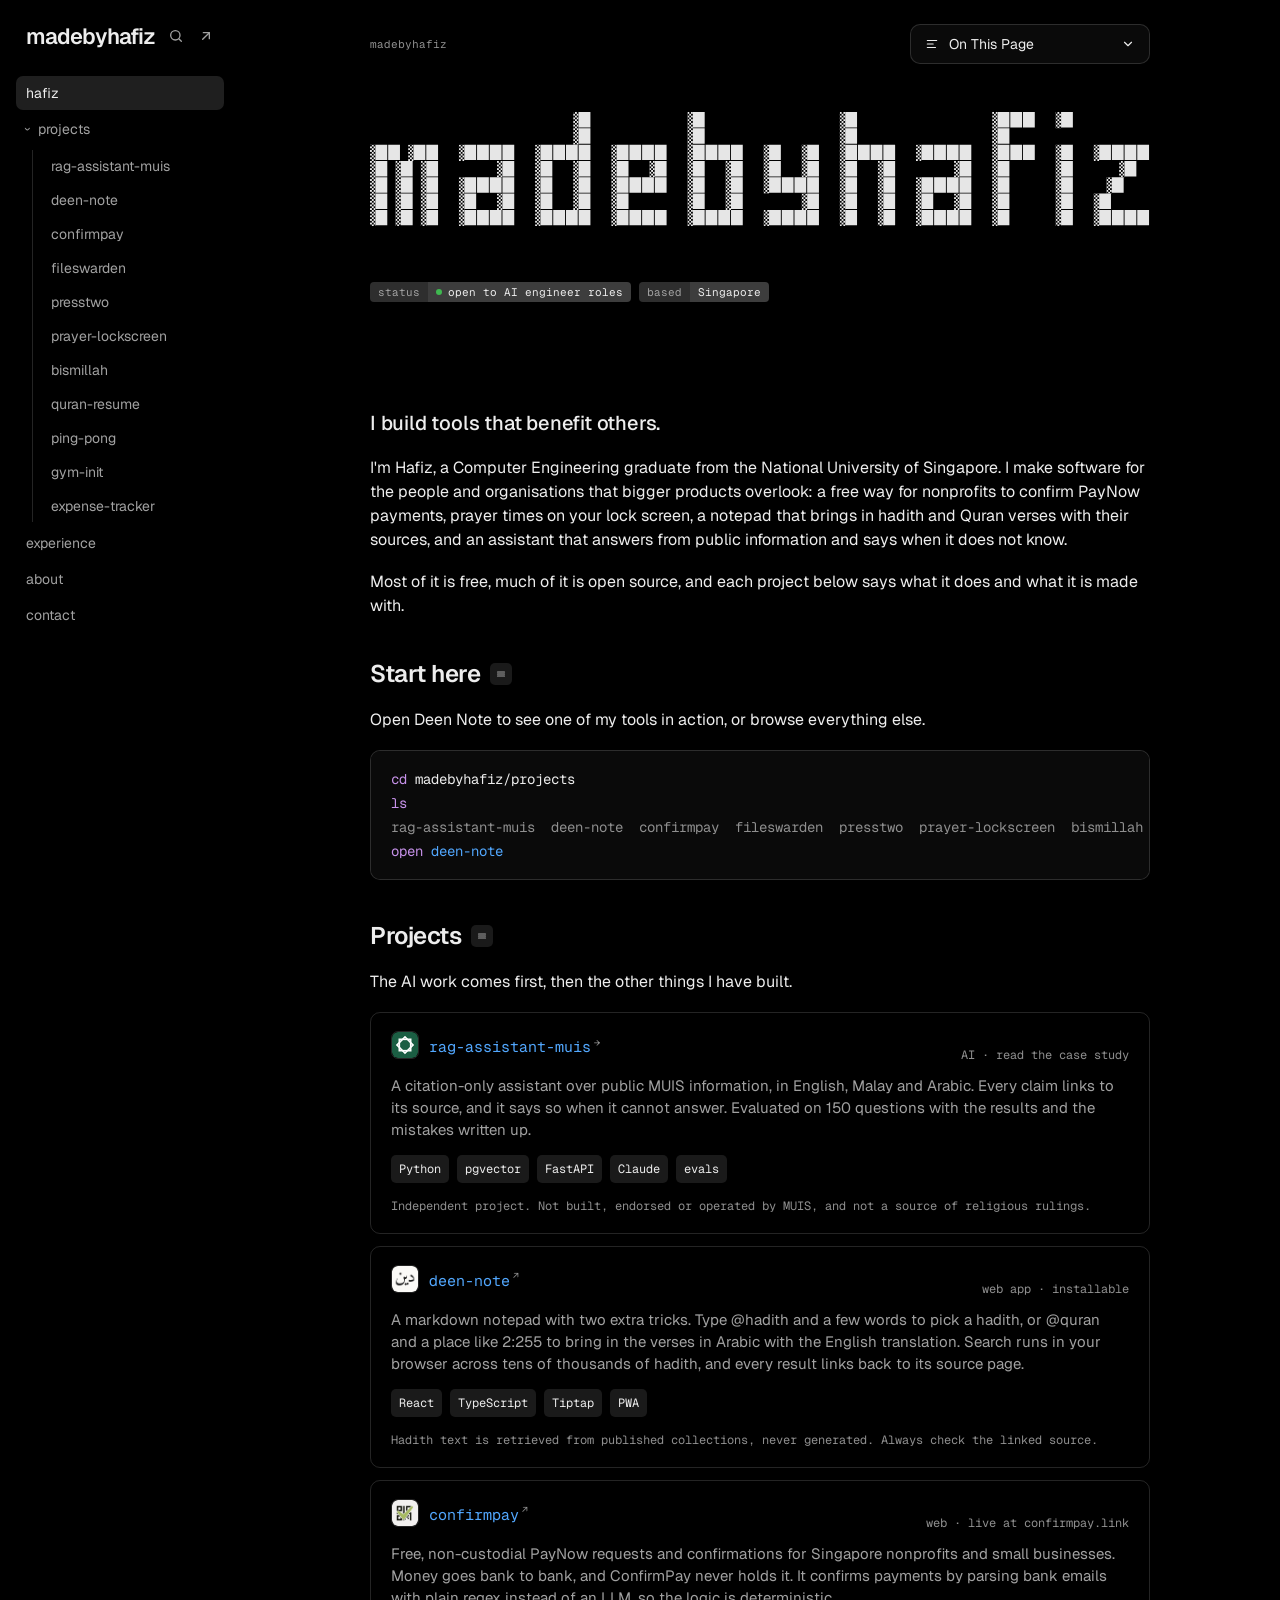
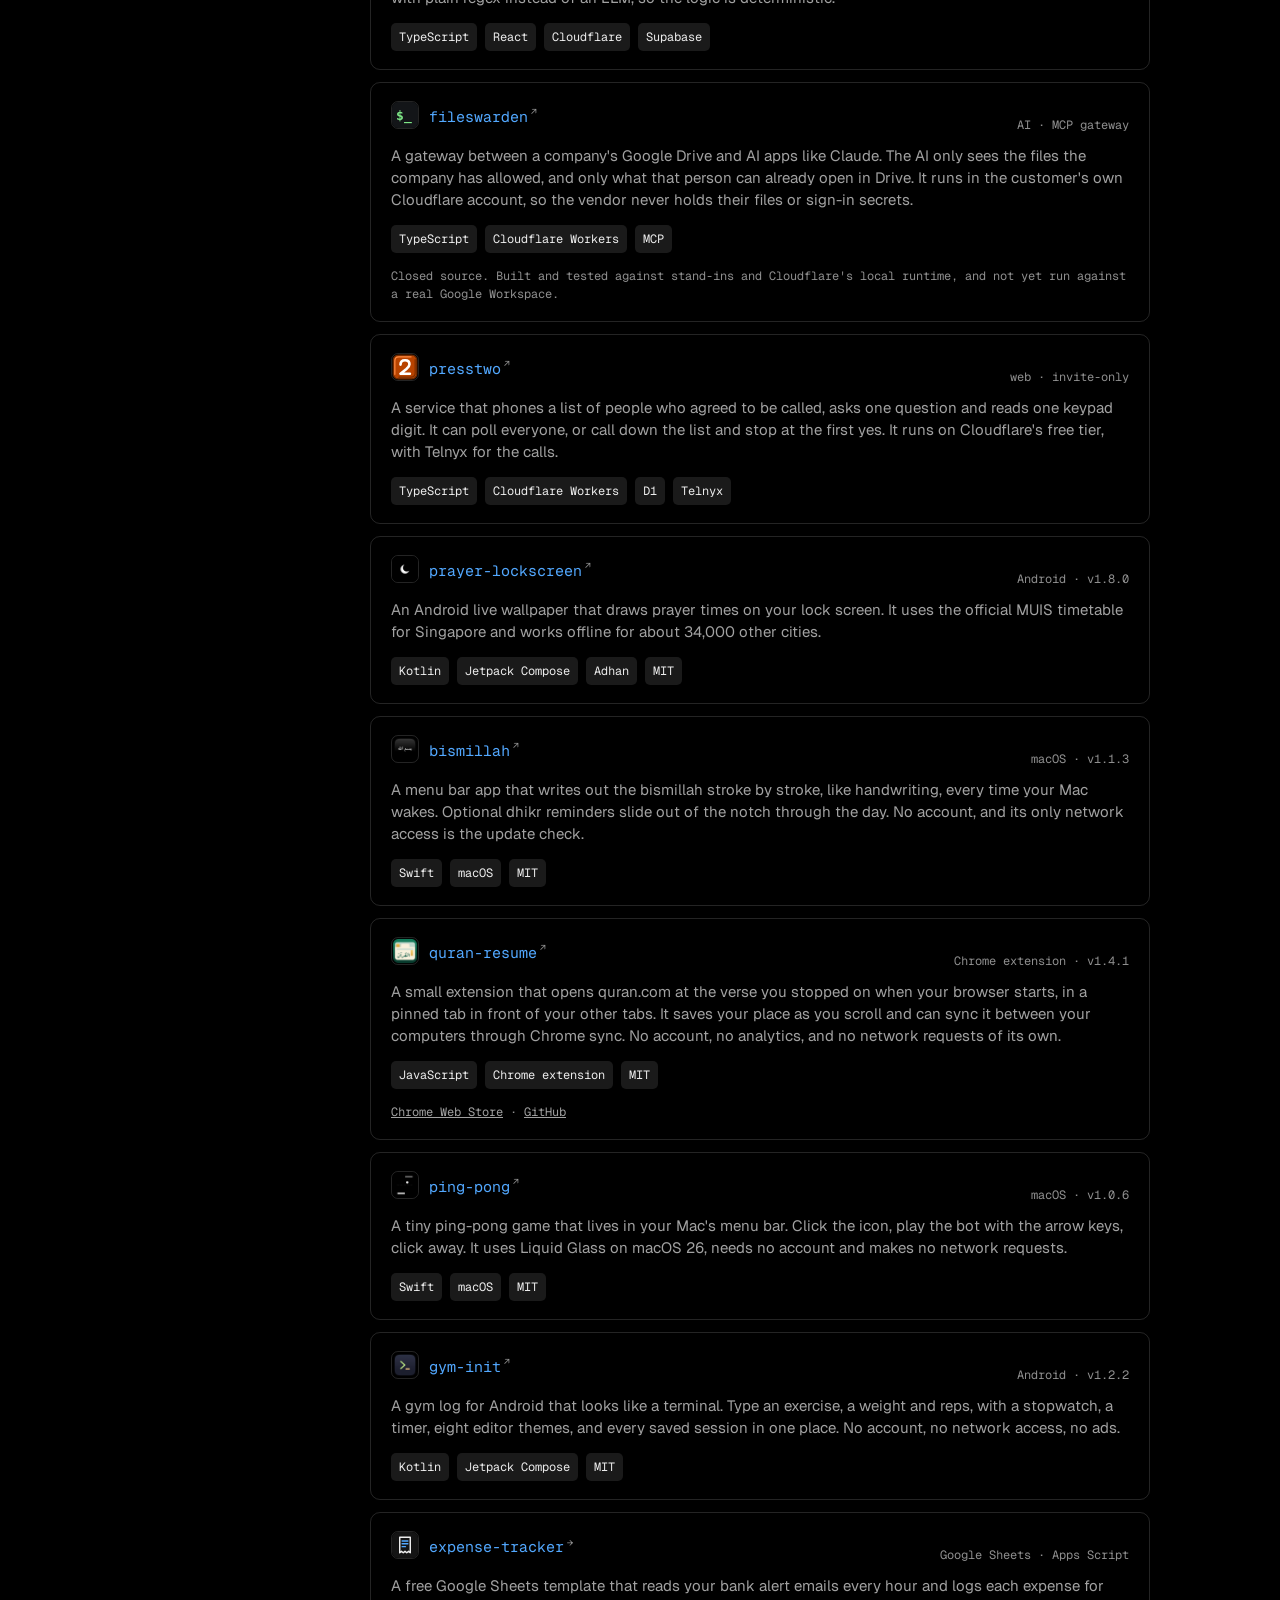
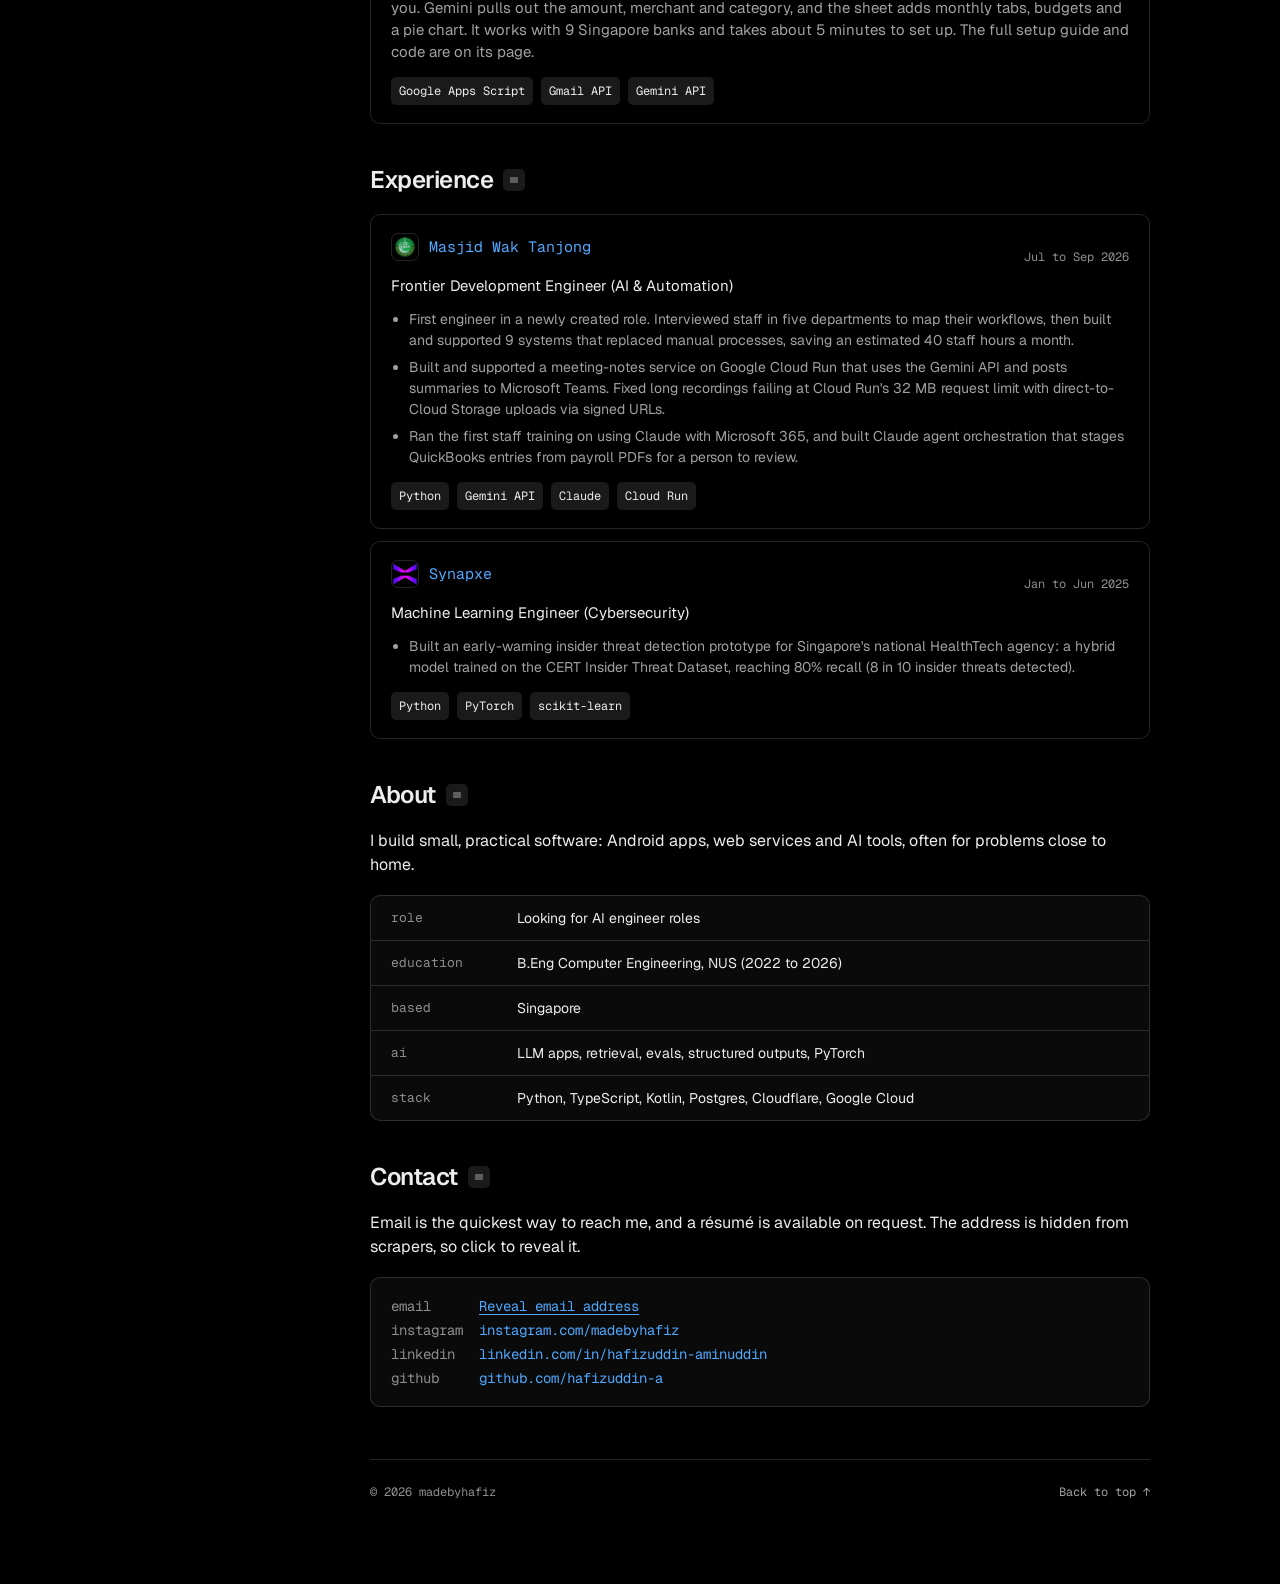
<file: index.html>
<!doctype html>
<html lang="en">
<head>
<meta charset="utf-8">
<meta name="viewport" content="width=device-width, initial-scale=1">
<title>madebyhafiz · Tools that benefit others</title>
<meta name="description" content="Hafiz builds tools that benefit others: free PayNow for nonprofits, prayer times, a hadith notepad, a citation-only assistant and more. Projects, experience and case studies.">
<meta name="theme-color" content="#000000">
<link rel="canonical" href="https://hafiz.is-a.dev/">
<meta property="og:title" content="madebyhafiz · Tools that benefit others">
<meta property="og:description" content="I build tools that benefit others: people, mosques, nonprofits and the small teams bigger software overlooks.">
<meta property="og:type" content="website">
<meta property="og:url" content="https://hafiz.is-a.dev/">
<meta property="og:image" content="https://hafiz.is-a.dev/og.jpg">
<meta property="og:image:width" content="1200">
<meta property="og:image:height" content="630">
<meta property="og:image:type" content="image/jpeg">
<meta property="og:image:alt" content="madebyhafiz: tools that benefit others">
<meta property="og:site_name" content="madebyhafiz">
<meta name="twitter:card" content="summary_large_image">
<meta name="twitter:image" content="https://hafiz.is-a.dev/og.jpg">
<link rel="icon" href="favicon.svg" type="image/svg+xml">
<link rel="preconnect" href="https://fonts.googleapis.com">
<link rel="preconnect" href="https://fonts.gstatic.com" crossorigin>
<link rel="stylesheet" href="https://fonts.googleapis.com/css2?family=Geist:wght@400;500;600&family=Geist+Mono:wght@400;500&display=swap">
<link rel="stylesheet" href="styles.css?v=202610300138">
</head>
<body id="top">
<a class="skip" href="#content">Skip to content</a>
<div class="shell">

  <aside class="sidebar">
    <div class="brand-row">
      <a class="brand" href="#top">madebyhafiz</a>
      <div class="tools">
        <a href="#projects" aria-label="Browse projects">
          <svg width="16" height="16" viewBox="0 0 24 24" fill="none" stroke="currentColor" stroke-width="2" stroke-linecap="round" stroke-linejoin="round" aria-hidden="true"><circle cx="11" cy="11" r="7"/><path d="m20 20-3.5-3.5"/></svg>
        </a>
        <a href="#contact" aria-label="Get in touch">
          <svg width="16" height="16" viewBox="0 0 24 24" fill="none" stroke="currentColor" stroke-width="2" stroke-linecap="round" stroke-linejoin="round" aria-hidden="true"><path d="M7 17 17 7"/><path d="M8 7h9v9"/></svg>
        </a>
      </div>
    </div>

    <nav class="nav" aria-label="Site">
      <a href="#top" aria-current="page">hafiz</a>
      <a href="#projects"><span class="caret" aria-hidden="true">›</span>projects</a>
      <div class="sub">
        <a href="rag-assistant-muis.html">rag-assistant-muis</a>
        <a href="#deen-note">deen-note</a>
        <a href="#confirmpay">confirmpay</a>
        <a href="#fileswarden">fileswarden</a>
        <a href="#presstwo">presstwo</a>
        <a href="#prayer-lockscreen">prayer-lockscreen</a>
        <a href="#bismillah">bismillah</a>
        <a href="#quran-resume">quran-resume</a>
        <a href="#ping-pong">ping-pong</a>
        <a href="#gym-init">gym-init</a>
        <a href="expense-tracker.html">expense-tracker</a>
      </div>
      <a href="#experience">experience</a>
      <a href="#about">about</a>
      <a href="#contact">contact</a>
    </nav>
  </aside>

  <main class="main" id="content">
    <div class="col">

      <div class="topbar">
        <span class="crumb">madebyhafiz</span>
        <details class="toc">
          <summary>
            <span>
              <svg width="14" height="14" viewBox="0 0 24 24" fill="none" stroke="currentColor" stroke-width="2" stroke-linecap="round" aria-hidden="true"><path d="M4 6h16M4 12h10M4 18h14"/></svg>
              On This Page
            </span>
            <svg width="14" height="14" viewBox="0 0 24 24" fill="none" stroke="currentColor" stroke-width="2" stroke-linecap="round" stroke-linejoin="round" aria-hidden="true"><path d="m6 9 6 6 6-6"/></svg>
          </summary>
          <div class="toc-menu">
            <a href="#start">Start here</a>
            <a href="#projects">Projects</a>
            <a href="#experience">Experience</a>
            <a href="#about">About</a>
            <a href="#contact">Contact</a>
          </div>
        </details>
      </div>

      <h1 class="visually-hidden">madebyhafiz</h1>
      <svg class="logo" role="img" aria-label="madebyhafiz" viewBox="-6 0 860 126">
        <defs>
          <pattern id="dither" class="logo-dither" width="4" height="4" patternUnits="userSpaceOnUse"><rect width="2" height="2"/><rect x="2" y="2" width="2" height="2"/></pattern>
        </defs>
        <path fill="url(#dither)" d="M218 0h6v18h-6zM344 0h6v18h-6zM512 0h6v18h-6zM680 0h6v18h-6zM750 0h6v18h-6zM218 18h6v18h-6zM344 18h6v18h-6zM512 18h6v18h-6zM680 18h6v18h-6zM-6 36h6v18h-6zM36 36h6v18h-6zM92 36h6v18h-6zM176 36h6v18h-6zM260 36h6v18h-6zM344 36h6v18h-6zM428 36h6v18h-6zM470 36h6v18h-6zM512 36h6v18h-6zM596 36h6v18h-6zM680 36h6v18h-6zM750 36h6v18h-6zM792 36h6v18h-6zM-6 54h6v18h-6zM22 54h6v18h-6zM50 54h6v18h-6zM134 54h6v18h-6zM176 54h6v18h-6zM218 54h6v18h-6zM260 54h6v18h-6zM302 54h6v18h-6zM344 54h6v18h-6zM386 54h6v18h-6zM428 54h6v18h-6zM470 54h6v18h-6zM512 54h6v18h-6zM554 54h6v18h-6zM638 54h6v18h-6zM680 54h6v18h-6zM750 54h6v18h-6zM820 54h6v18h-6zM-6 72h6v18h-6zM22 72h6v18h-6zM50 72h6v18h-6zM92 72h6v18h-6zM176 72h6v18h-6zM218 72h6v18h-6zM260 72h6v18h-6zM344 72h6v18h-6zM386 72h6v18h-6zM428 72h6v18h-6zM512 72h6v18h-6zM554 72h6v18h-6zM596 72h6v18h-6zM680 72h6v18h-6zM750 72h6v18h-6zM806 72h6v18h-6zM-6 90h6v18h-6zM22 90h6v18h-6zM50 90h6v18h-6zM92 90h6v18h-6zM134 90h6v18h-6zM176 90h6v18h-6zM218 90h6v18h-6zM260 90h6v18h-6zM344 90h6v18h-6zM386 90h6v18h-6zM470 90h6v18h-6zM512 90h6v18h-6zM554 90h6v18h-6zM596 90h6v18h-6zM638 90h6v18h-6zM680 90h6v18h-6zM750 90h6v18h-6zM792 90h6v18h-6zM-6 108h6v18h-6zM22 108h6v18h-6zM50 108h6v18h-6zM92 108h6v18h-6zM176 108h6v18h-6zM260 108h6v18h-6zM344 108h6v18h-6zM428 108h6v18h-6zM512 108h6v18h-6zM554 108h6v18h-6zM596 108h6v18h-6zM680 108h6v18h-6zM750 108h6v18h-6zM792 108h6v18h-6z"/>
        <path class="logo-face" d="M224 0h13v17h-13zM350 0h13v17h-13zM518 0h13v17h-13zM686 0h13v17h-13zM700 0h13v17h-13zM714 0h13v17h-13zM756 0h13v17h-13zM224 18h13v17h-13zM350 18h13v17h-13zM518 18h13v17h-13zM686 18h13v17h-13zM0 36h13v17h-13zM14 36h13v17h-13zM42 36h13v17h-13zM56 36h13v17h-13zM98 36h13v17h-13zM112 36h13v17h-13zM126 36h13v17h-13zM140 36h13v17h-13zM182 36h13v17h-13zM196 36h13v17h-13zM210 36h13v17h-13zM224 36h13v17h-13zM266 36h13v17h-13zM280 36h13v17h-13zM294 36h13v17h-13zM308 36h13v17h-13zM350 36h13v17h-13zM364 36h13v17h-13zM378 36h13v17h-13zM392 36h13v17h-13zM434 36h13v17h-13zM476 36h13v17h-13zM518 36h13v17h-13zM532 36h13v17h-13zM546 36h13v17h-13zM560 36h13v17h-13zM602 36h13v17h-13zM616 36h13v17h-13zM630 36h13v17h-13zM644 36h13v17h-13zM686 36h13v17h-13zM700 36h13v17h-13zM714 36h13v17h-13zM756 36h13v17h-13zM798 36h13v17h-13zM812 36h13v17h-13zM826 36h13v17h-13zM840 36h13v17h-13zM0 54h13v17h-13zM28 54h13v17h-13zM56 54h13v17h-13zM140 54h13v17h-13zM182 54h13v17h-13zM224 54h13v17h-13zM266 54h13v17h-13zM308 54h13v17h-13zM350 54h13v17h-13zM392 54h13v17h-13zM434 54h13v17h-13zM476 54h13v17h-13zM518 54h13v17h-13zM560 54h13v17h-13zM644 54h13v17h-13zM686 54h13v17h-13zM756 54h13v17h-13zM826 54h13v17h-13zM0 72h13v17h-13zM28 72h13v17h-13zM56 72h13v17h-13zM98 72h13v17h-13zM112 72h13v17h-13zM126 72h13v17h-13zM140 72h13v17h-13zM182 72h13v17h-13zM224 72h13v17h-13zM266 72h13v17h-13zM280 72h13v17h-13zM294 72h13v17h-13zM308 72h13v17h-13zM350 72h13v17h-13zM392 72h13v17h-13zM434 72h13v17h-13zM448 72h13v17h-13zM462 72h13v17h-13zM476 72h13v17h-13zM518 72h13v17h-13zM560 72h13v17h-13zM602 72h13v17h-13zM616 72h13v17h-13zM630 72h13v17h-13zM644 72h13v17h-13zM686 72h13v17h-13zM756 72h13v17h-13zM812 72h13v17h-13zM0 90h13v17h-13zM28 90h13v17h-13zM56 90h13v17h-13zM98 90h13v17h-13zM140 90h13v17h-13zM182 90h13v17h-13zM224 90h13v17h-13zM266 90h13v17h-13zM350 90h13v17h-13zM392 90h13v17h-13zM476 90h13v17h-13zM518 90h13v17h-13zM560 90h13v17h-13zM602 90h13v17h-13zM644 90h13v17h-13zM686 90h13v17h-13zM756 90h13v17h-13zM798 90h13v17h-13zM0 108h13v17h-13zM28 108h13v17h-13zM56 108h13v17h-13zM98 108h13v17h-13zM112 108h13v17h-13zM126 108h13v17h-13zM140 108h13v17h-13zM182 108h13v17h-13zM196 108h13v17h-13zM210 108h13v17h-13zM224 108h13v17h-13zM266 108h13v17h-13zM280 108h13v17h-13zM294 108h13v17h-13zM308 108h13v17h-13zM350 108h13v17h-13zM364 108h13v17h-13zM378 108h13v17h-13zM392 108h13v17h-13zM434 108h13v17h-13zM448 108h13v17h-13zM462 108h13v17h-13zM476 108h13v17h-13zM518 108h13v17h-13zM560 108h13v17h-13zM602 108h13v17h-13zM616 108h13v17h-13zM630 108h13v17h-13zM644 108h13v17h-13zM686 108h13v17h-13zM756 108h13v17h-13zM798 108h13v17h-13zM812 108h13v17h-13zM826 108h13v17h-13zM840 108h13v17h-13z"/>
      </svg>

      <div class="badges">
        <span class="badge"><span class="k">status</span><span class="v"><i class="dot"></i>open to AI engineer roles</span></span>
        <span class="badge"><span class="k">based</span><span class="v">Singapore</span></span>
      </div>

      <iframe
        class="contribute"
        src="https://confirmpay.link/embed/madebyhafiz?button=contribute&amp;theme=light"
        title="Contribute with ConfirmPay"
        width="304" height="60"
        style="border:0;color-scheme:light"></iframe>

      <div class="intro">
        <p class="lead">I build tools that benefit others.</p>
        <p>I'm Hafiz, a Computer Engineering graduate from the National University of Singapore. I make software for the people and organisations that bigger products overlook: a free way for nonprofits to confirm PayNow payments, prayer times on your lock screen, a notepad that brings in hadith and Quran verses with their sources, and an assistant that answers from public information and says when it does not know.</p>
        <p>Most of it is free, much of it is open source, and each project below says what it does and what it is made with.</p>
      </div>

      <section id="start">
        <h2>Start here <a class="anchor" href="#start" aria-label="Link to this section"><svg width="12" height="12" viewBox="0 0 24 24" fill="none" stroke="currentColor" stroke-width="2.4" stroke-linecap="round" aria-hidden="true"><path d="M5 8h14M5 12h14M5 16h14"/></svg></a></h2>
        <p>Open Deen Note to see one of my tools in action, or browse everything else.</p>
        <pre class="code"><span class="cmd">cd</span> madebyhafiz/projects
<span class="cmd">ls</span>
<span class="dim">rag-assistant-muis  deen-note  confirmpay  fileswarden  presstwo  prayer-lockscreen  bismillah  quran-resume  ping-pong  gym-init  expense-tracker</span>
<span class="cmd">open</span> <a href="https://hafizuddin-a.github.io/">deen-note</a></pre>
      </section>

      <section id="projects">
        <h2>Projects <a class="anchor" href="#projects" aria-label="Link to this section"><svg width="12" height="12" viewBox="0 0 24 24" fill="none" stroke="currentColor" stroke-width="2.4" stroke-linecap="round" aria-hidden="true"><path d="M5 8h14M5 12h14M5 16h14"/></svg></a></h2>
        <p>The AI work comes first, then the other things I have built.</p>

        <div class="cards">
          <a class="card" id="rag-assistant-muis" href="rag-assistant-muis.html">
            <div class="card-head">
              <span class="card-name"><img class="app-icon" src="icons/rag-assistant-muis.svg" alt="" width="28" height="28"><span>rag-assistant-muis<sup>→</sup></span></span>
              <span class="card-meta">AI · read the case study</span>
            </div>
            <p class="card-desc">A citation-only assistant over public MUIS information, in English, Malay and Arabic. Every claim links to its source, and it says so when it cannot answer. Evaluated on 150 questions with the results and the mistakes written up.</p>
            <div class="tags"><code class="tag">Python</code><code class="tag">pgvector</code><code class="tag">FastAPI</code><code class="tag">Claude</code><code class="tag">evals</code></div>
            <p class="card-note">Independent project. Not built, endorsed or operated by MUIS, and not a source of religious rulings.</p>
          </a>

          <a class="card" id="deen-note" href="https://hafizuddin-a.github.io/">
            <div class="card-head">
              <span class="card-name"><img class="app-icon" src="icons/deen-note.png" alt="" width="28" height="28"><span>deen-note<sup>↗</sup></span></span>
              <span class="card-meta">web app · installable</span>
            </div>
            <p class="card-desc">A markdown notepad with two extra tricks. Type @hadith and a few words to pick a hadith, or @quran and a place like 2:255 to bring in the verses in Arabic with the English translation. Search runs in your browser across tens of thousands of hadith, and every result links back to its source page.</p>
            <div class="tags"><code class="tag">React</code><code class="tag">TypeScript</code><code class="tag">Tiptap</code><code class="tag">PWA</code></div>
            <p class="card-note">Hadith text is retrieved from published collections, never generated. Always check the linked source.</p>
          </a>

          <a class="card" id="confirmpay" href="https://confirmpay.link">
            <div class="card-head">
              <span class="card-name"><img class="app-icon" src="icons/confirmpay.png" alt="" width="28" height="28"><span>confirmpay<sup>↗</sup></span></span>
              <span class="card-meta">web · live at confirmpay.link</span>
            </div>
            <p class="card-desc">Free, non-custodial PayNow requests and confirmations for Singapore nonprofits and small businesses. Money goes bank to bank, and ConfirmPay never holds it. It confirms payments by parsing bank emails with plain regex instead of an LLM, so the logic is deterministic.</p>
            <div class="tags"><code class="tag">TypeScript</code><code class="tag">React</code><code class="tag">Cloudflare</code><code class="tag">Supabase</code></div>
          </a>

          <a class="card" id="fileswarden" href="https://fileswarden-site.hello-hafiz.workers.dev">
            <div class="card-head">
              <span class="card-name"><img class="app-icon" src="icons/fileswarden.svg" alt="" width="28" height="28"><span>fileswarden<sup>↗</sup></span></span>
              <span class="card-meta">AI · MCP gateway</span>
            </div>
            <p class="card-desc">A gateway between a company's Google Drive and AI apps like Claude. The AI only sees the files the company has allowed, and only what that person can already open in Drive. It runs in the customer's own Cloudflare account, so the vendor never holds their files or sign-in secrets.</p>
            <div class="tags"><code class="tag">TypeScript</code><code class="tag">Cloudflare Workers</code><code class="tag">MCP</code></div>
            <p class="card-note">Closed source. Built and tested against stand-ins and Cloudflare's local runtime, and not yet run against a real Google Workspace.</p>
          </a>

          <a class="card" id="presstwo" href="https://keypad-poll-app.hello-hafiz.workers.dev">
            <div class="card-head">
              <span class="card-name"><img class="app-icon" src="icons/presstwo.svg" alt="" width="28" height="28"><span>presstwo<sup>↗</sup></span></span>
              <span class="card-meta">web · invite-only</span>
            </div>
            <p class="card-desc">A service that phones a list of people who agreed to be called, asks one question and reads one keypad digit. It can poll everyone, or call down the list and stop at the first yes. It runs on Cloudflare's free tier, with Telnyx for the calls.</p>
            <div class="tags"><code class="tag">TypeScript</code><code class="tag">Cloudflare Workers</code><code class="tag">D1</code><code class="tag">Telnyx</code></div>
          </a>

          <a class="card" id="prayer-lockscreen" href="https://github.com/hafizuddin-a/prayer-lockscreen">
            <div class="card-head">
              <span class="card-name"><img class="app-icon" src="icons/prayer-lockscreen.png" alt="" width="28" height="28"><span>prayer-lockscreen<sup>↗</sup></span></span>
              <span class="card-meta">Android · v1.8.0</span>
            </div>
            <p class="card-desc">An Android live wallpaper that draws prayer times on your lock screen. It uses the official MUIS timetable for Singapore and works offline for about 34,000 other cities.</p>
            <div class="tags"><code class="tag">Kotlin</code><code class="tag">Jetpack Compose</code><code class="tag">Adhan</code><code class="tag">MIT</code></div>
          </a>

          <a class="card" id="bismillah" href="https://github.com/hafizuddin-a/bismillah-menubar">
            <div class="card-head">
              <span class="card-name"><img class="app-icon" src="icons/bismillah.png" alt="" width="28" height="28"><span>bismillah<sup>↗</sup></span></span>
              <span class="card-meta">macOS · v1.1.3</span>
            </div>
            <p class="card-desc">A menu bar app that writes out the bismillah stroke by stroke, like handwriting, every time your Mac wakes. Optional dhikr reminders slide out of the notch through the day. No account, and its only network access is the update check.</p>
            <div class="tags"><code class="tag">Swift</code><code class="tag">macOS</code><code class="tag">MIT</code></div>
          </a>

          <div class="card card-multi" id="quran-resume">
            <div class="card-head">
              <span class="card-name"><img class="app-icon" src="icons/quran-resume.png" alt="" width="28" height="28"><a class="card-link" href="https://chromewebstore.google.com/detail/quran-resume/mkmhldkeenlbbmhgpcomibpnajbmfkje">quran-resume<sup>↗</sup></a></span>
              <span class="card-meta">Chrome extension · v1.4.1</span>
            </div>
            <p class="card-desc">A small extension that opens quran.com at the verse you stopped on when your browser starts, in a pinned tab in front of your other tabs. It saves your place as you scroll and can sync it between your computers through Chrome sync. No account, no analytics, and no network requests of its own.</p>
            <div class="tags"><code class="tag">JavaScript</code><code class="tag">Chrome extension</code><code class="tag">MIT</code></div>
            <p class="card-links"><a href="https://chromewebstore.google.com/detail/quran-resume/mkmhldkeenlbbmhgpcomibpnajbmfkje">Chrome Web Store</a> · <a href="https://github.com/hafizuddin-a/quran-resume">GitHub</a></p>
          </div>

          <a class="card" id="ping-pong" href="https://github.com/hafizuddin-a/ping-pong-menubar">
            <div class="card-head">
              <span class="card-name"><img class="app-icon" src="icons/ping.png" alt="" width="28" height="28"><span>ping-pong<sup>↗</sup></span></span>
              <span class="card-meta">macOS · v1.0.6</span>
            </div>
            <p class="card-desc">A tiny ping-pong game that lives in your Mac's menu bar. Click the icon, play the bot with the arrow keys, click away. It uses Liquid Glass on macOS 26, needs no account and makes no network requests.</p>
            <div class="tags"><code class="tag">Swift</code><code class="tag">macOS</code><code class="tag">MIT</code></div>
          </a>

          <!-- TEMPORARILY HIDDEN (restore by deleting this comment wrapper):
          <a class="card" id="sentryboard" href="https://github.com/hafizuddin-a/sentryboard">
            <div class="card-head">
              <span class="card-name"><img class="app-icon" src="icons/sentryboard.png" alt="" width="28" height="28"><span>sentryboard<sup>↗</sup></span></span>
              <span class="card-meta">Android · v1.0.0</span>
            </div>
            <p class="card-desc">A keyboard that deletes the words and phrases you choose the moment you finish typing them, with a countdown-locked settings screen and uninstall protection. It has no internet permission and collects nothing.</p>
            <div class="tags"><code class="tag">Android</code><code class="tag">fork of Simple Keyboard</code><code class="tag">Apache-2.0</code></div>
          </a>

          <a class="card" id="wordblock" href="https://github.com/hafizuddin-a/wordblock-mac">
            <div class="card-head">
              <span class="card-name"><img class="app-icon" src="icons/wordblock.png" alt="" width="28" height="28"><span>wordblock<sup>↗</sup></span></span>
              <span class="card-meta">macOS · v1.1.0</span>
            </div>
            <p class="card-desc">Deletes the words you choose the moment you finish typing them, in any Mac app. Matching ignores case, accents and apostrophes and catches letter swaps like sh@t. A settings lock makes removing words wait out a countdown. No network access.</p>
            <div class="tags"><code class="tag">Swift</code><code class="tag">macOS</code><code class="tag">MIT</code></div>
          </a>
          -->

          <a class="card" id="gym-init" href="https://github.com/hafizuddin-a/gym-init">
            <div class="card-head">
              <span class="card-name"><img class="app-icon" src="icons/gym-init.png" alt="" width="28" height="28"><span>gym-init<sup>↗</sup></span></span>
              <span class="card-meta">Android · v1.2.2</span>
            </div>
            <p class="card-desc">A gym log for Android that looks like a terminal. Type an exercise, a weight and reps, with a stopwatch, a timer, eight editor themes, and every saved session in one place. No account, no network access, no ads.</p>
            <div class="tags"><code class="tag">Kotlin</code><code class="tag">Jetpack Compose</code><code class="tag">MIT</code></div>
          </a>

          <a class="card" id="expense-tracker" href="expense-tracker.html">
            <div class="card-head">
              <span class="card-name"><img class="app-icon" src="icons/expense-tracker.svg" alt="" width="28" height="28"><span>expense-tracker<sup>→</sup></span></span>
              <span class="card-meta">Google Sheets · Apps Script</span>
            </div>
            <p class="card-desc">A free Google Sheets template that reads your bank alert emails every hour and logs each expense for you. Gemini pulls out the amount, merchant and category, and the sheet adds monthly tabs, budgets and a pie chart. It works with 9 Singapore banks and takes about 5 minutes to set up. The full setup guide and code are on its page.</p>
            <div class="tags"><code class="tag">Google Apps Script</code><code class="tag">Gmail API</code><code class="tag">Gemini API</code></div>
          </a>
        </div>
      </section>

      <section id="experience">
        <h2>Experience <a class="anchor" href="#experience" aria-label="Link to this section"><svg width="12" height="12" viewBox="0 0 24 24" fill="none" stroke="currentColor" stroke-width="2.4" stroke-linecap="round" aria-hidden="true"><path d="M5 8h14M5 12h14M5 16h14"/></svg></a></h2>

        <div class="cards">
          <div class="card">
            <div class="card-head">
              <span class="card-name"><img class="app-icon" src="icons/masjid-wak-tanjong.png" alt="" width="28" height="28"><span>Masjid Wak Tanjong</span></span>
              <span class="card-meta">Jul to Sep 2026</span>
            </div>
            <p class="card-role">Frontier Development Engineer (AI &amp; Automation)</p>
            <ul>
              <li>First engineer in a newly created role. Interviewed staff in five departments to map their workflows, then built and supported 9 systems that replaced manual processes, saving an estimated 40 staff hours a month.</li>
              <li>Built and supported a meeting-notes service on Google Cloud Run that uses the Gemini API and posts summaries to Microsoft Teams. Fixed long recordings failing at Cloud Run's 32 MB request limit with direct-to-Cloud Storage uploads via signed URLs.</li>
              <li>Ran the first staff training on using Claude with Microsoft 365, and built Claude agent orchestration that stages QuickBooks entries from payroll PDFs for a person to review.</li>
            </ul>
            <div class="tags"><code class="tag">Python</code><code class="tag">Gemini API</code><code class="tag">Claude</code><code class="tag">Cloud Run</code></div>
          </div>

          <div class="card">
            <div class="card-head">
              <span class="card-name"><img class="app-icon" src="icons/synapxe.png" alt="" width="28" height="28"><span>Synapxe</span></span>
              <span class="card-meta">Jan to Jun 2025</span>
            </div>
            <p class="card-role">Machine Learning Engineer (Cybersecurity)</p>
            <ul>
              <li>Built an early-warning insider threat detection prototype for Singapore's national HealthTech agency: a hybrid model trained on the CERT Insider Threat Dataset, reaching 80% recall (8 in 10 insider threats detected).</li>
            </ul>
            <div class="tags"><code class="tag">Python</code><code class="tag">PyTorch</code><code class="tag">scikit-learn</code></div>
          </div>
        </div>
      </section>

      <section id="about">
        <h2>About <a class="anchor" href="#about" aria-label="Link to this section"><svg width="12" height="12" viewBox="0 0 24 24" fill="none" stroke="currentColor" stroke-width="2.4" stroke-linecap="round" aria-hidden="true"><path d="M5 8h14M5 12h14M5 16h14"/></svg></a></h2>
        <p>I build small, practical software: Android apps, web services and AI tools, often for problems close to home.</p>
        <div class="facts">
          <dl>
            <div class="fact"><dt>role</dt><dd>Looking for AI engineer roles</dd></div>
            <div class="fact"><dt>education</dt><dd>B.Eng Computer Engineering, NUS (2022 to 2026)</dd></div>
            <div class="fact"><dt>based</dt><dd>Singapore</dd></div>
            <div class="fact"><dt>ai</dt><dd>LLM apps, retrieval, evals, structured outputs, PyTorch</dd></div>
            <div class="fact"><dt>stack</dt><dd>Python, TypeScript, Kotlin, Postgres, Cloudflare, Google Cloud</dd></div>
          </dl>
        </div>
      </section>

      <section id="contact">
        <h2>Contact <a class="anchor" href="#contact" aria-label="Link to this section"><svg width="12" height="12" viewBox="0 0 24 24" fill="none" stroke="currentColor" stroke-width="2.4" stroke-linecap="round" aria-hidden="true"><path d="M5 8h14M5 12h14M5 16h14"/></svg></a></h2>
        <p>Email is the quickest way to reach me, and a résumé is available on request. The address is hidden from scrapers, so click to reveal it.</p>
        <pre class="code"><span class="dim">email     </span> <button type="button" class="reveal" data-u="a.nddzifah" data-d="moc.liamg">Reveal email address</button>
<span class="dim">instagram </span> <a href="https://www.instagram.com/madebyhafiz/">instagram.com/madebyhafiz</a>
<span class="dim">linkedin  </span> <a href="https://www.linkedin.com/in/hafizuddin-aminuddin/">linkedin.com/in/hafizuddin-aminuddin</a>
<span class="dim">github    </span> <a href="https://github.com/hafizuddin-a">github.com/hafizuddin-a</a></pre>
        <noscript><p class="note">JavaScript is needed to reveal the email address. You can also reach me on LinkedIn.</p></noscript>
      </section>

      <footer>
        <span>© 2026 madebyhafiz</span>
        <a href="#top">Back to top ↑</a>
      </footer>

    </div>
  </main>
</div>

<script src="site.js?v=202610300138"></script>
</body>
</html>
</file>
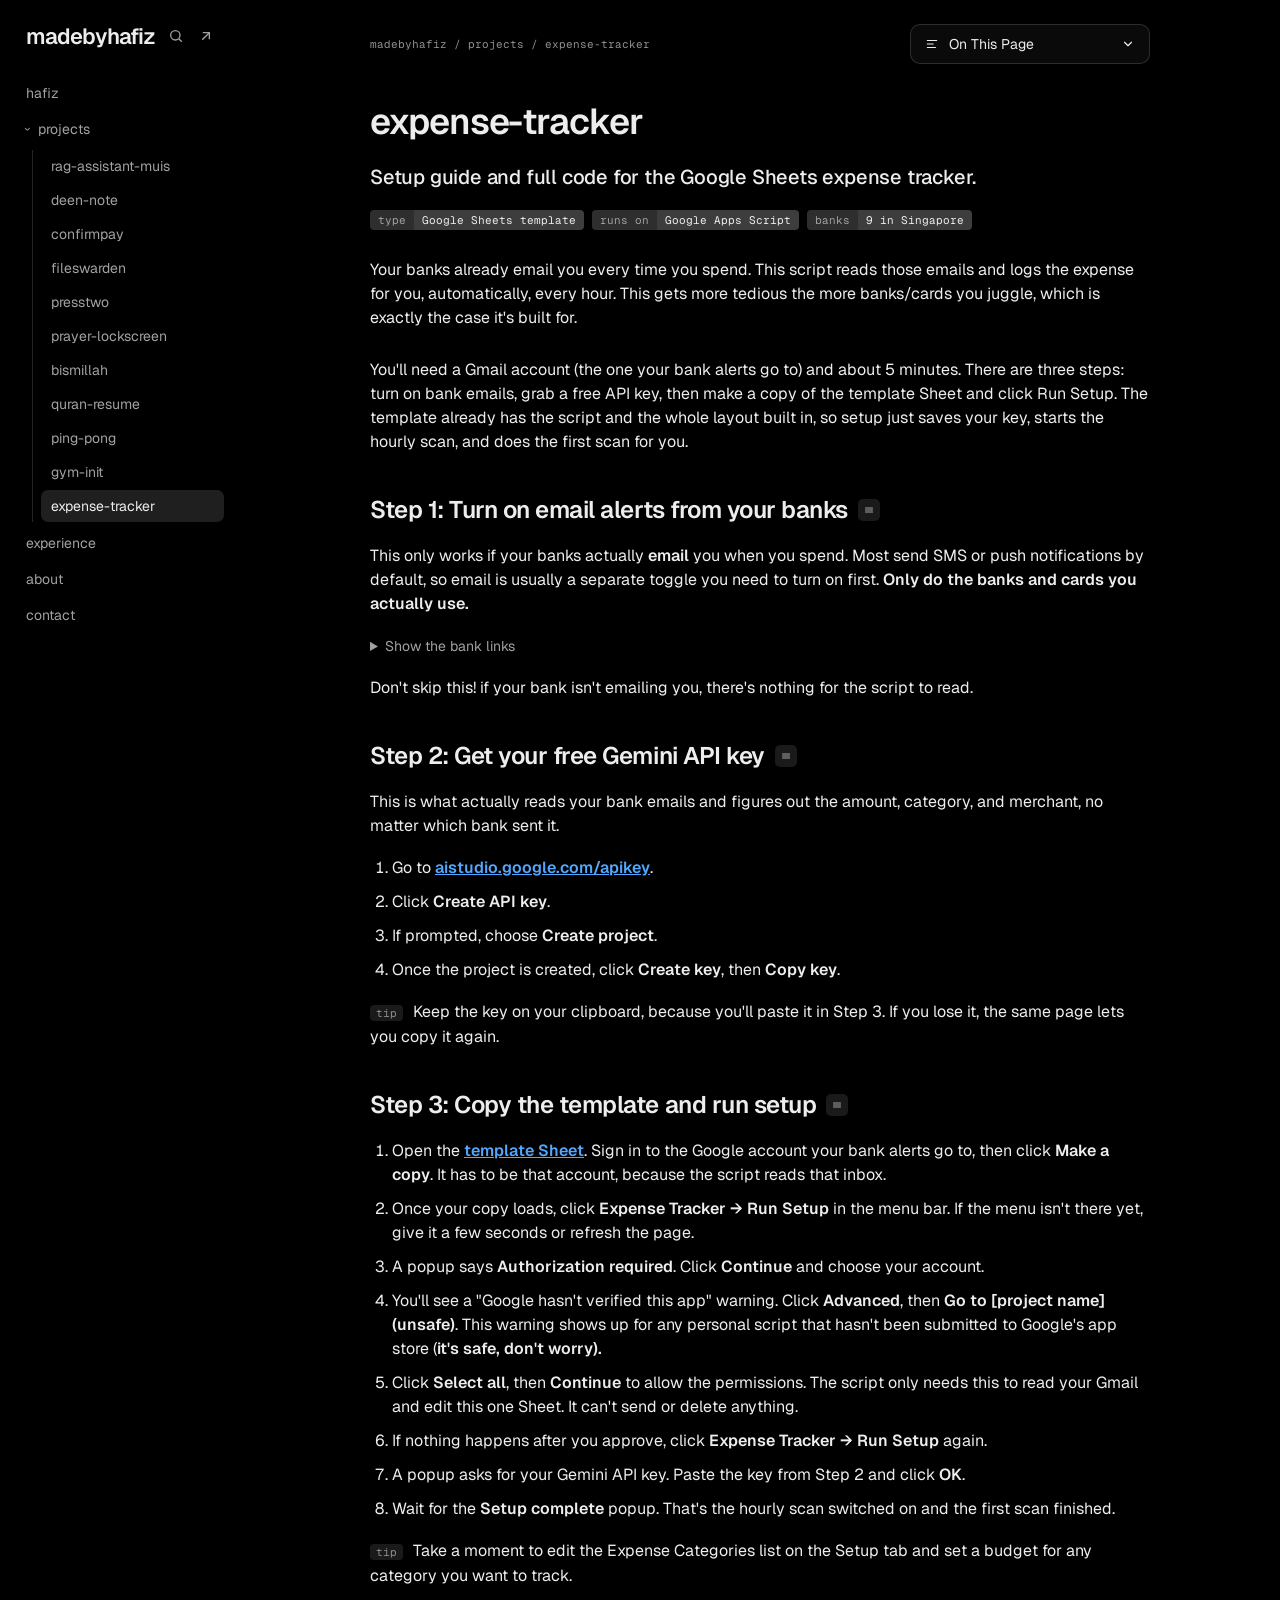
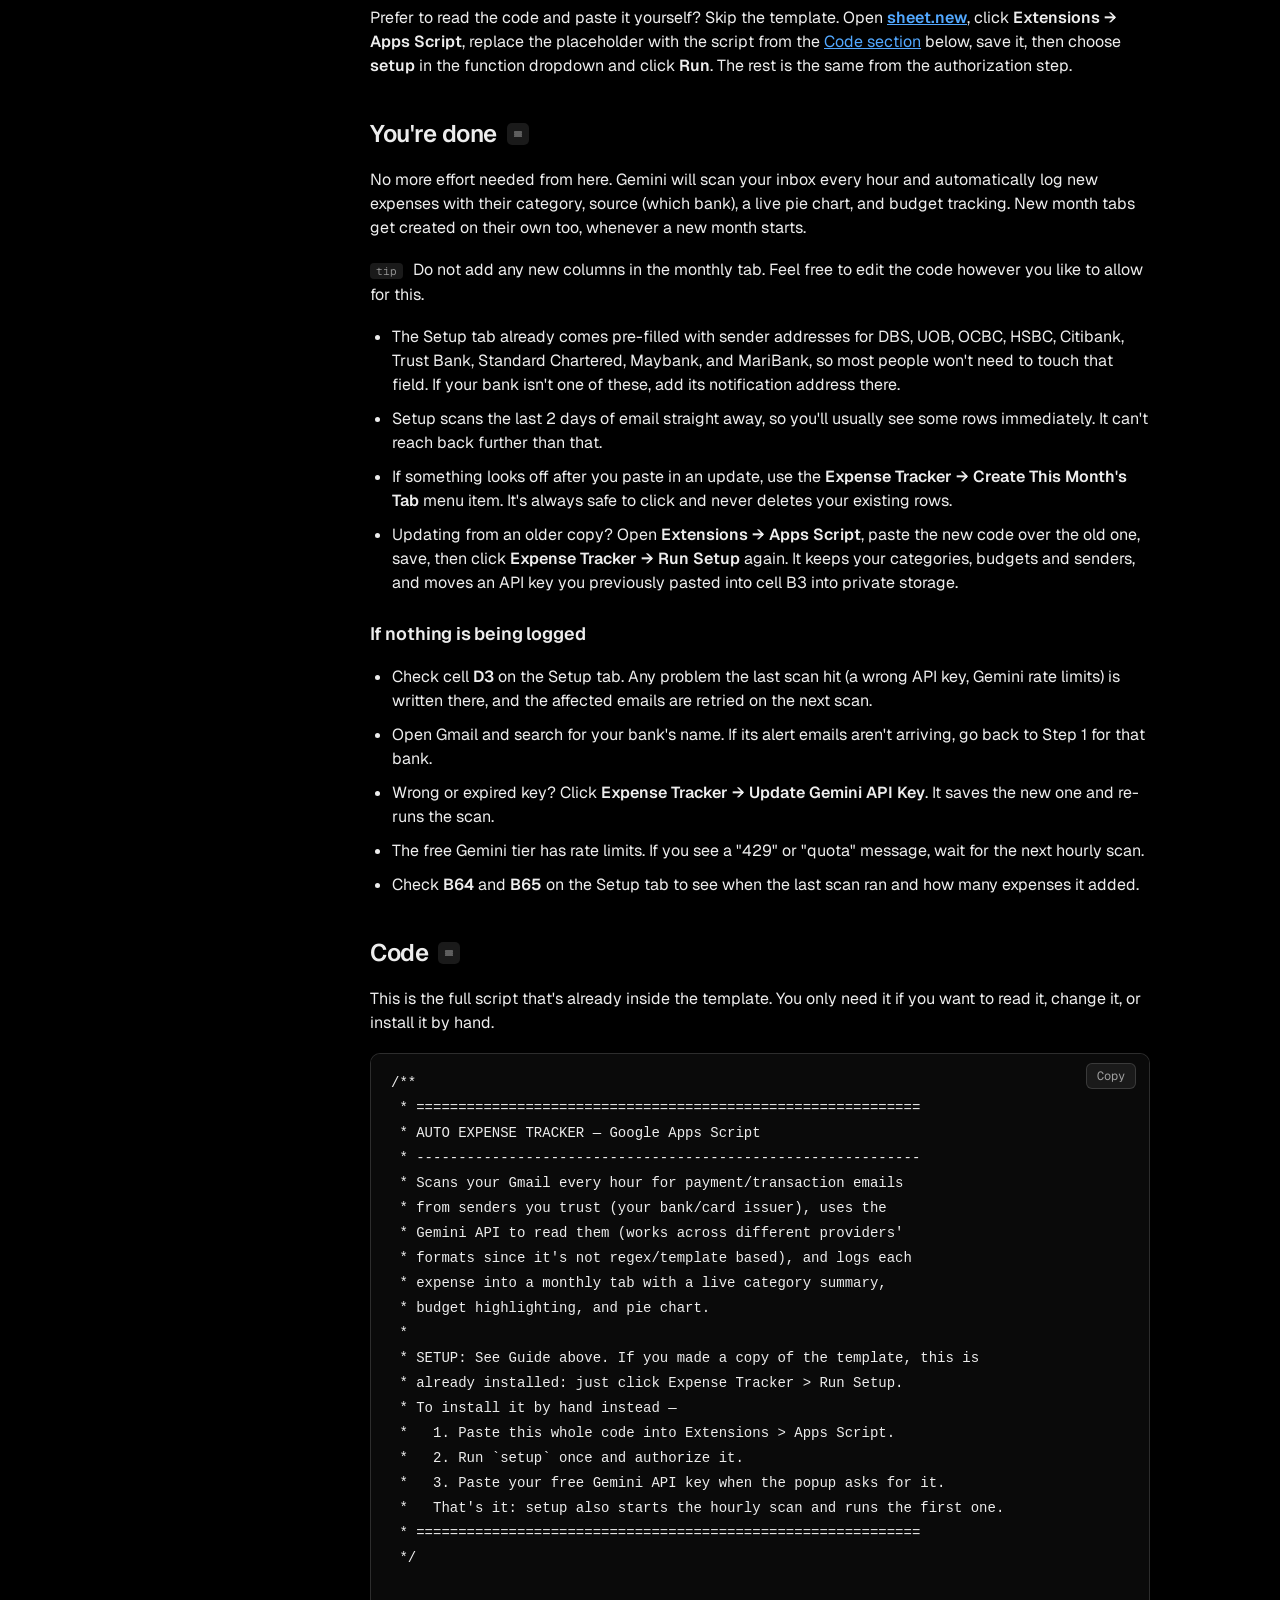
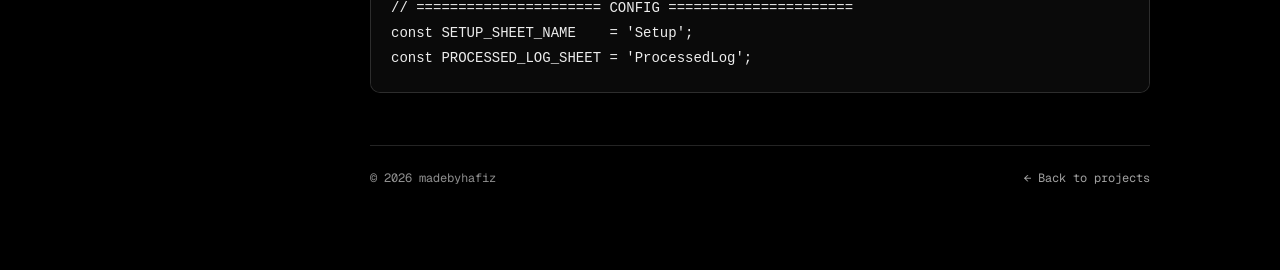
<file: expense-tracker.html>
<!doctype html>
<html lang="en">
<head>
<meta charset="utf-8">
<meta name="viewport" content="width=device-width, initial-scale=1">
<title>Automated Expense Tracker — Setup Guide (Code Below) · madebyhafiz</title>
<meta name="description" content="Your banks already email you every time you spend. This script reads those emails and logs the expense for you, automatically, every hour. This gets more tedious the more banks/cards you juggle, which">
<meta name="theme-color" content="#000000">
<link rel="canonical" href="https://hafiz.is-a.dev/expense-tracker.html">
<meta property="og:title" content="Automated Expense Tracker — Setup Guide (Code Below) · madebyhafiz">
<meta property="og:description" content="Your banks already email you every time you spend. This script reads those emails and logs the expense for you, automatically, every hour. This gets more tedious the more banks/cards you juggle, which">
<meta property="og:type" content="article">
<meta property="og:url" content="https://hafiz.is-a.dev/expense-tracker.html">
<meta property="og:image" content="https://hafiz.is-a.dev/og.jpg">
<meta property="og:image:width" content="1200">
<meta property="og:image:height" content="630">
<meta property="og:image:type" content="image/jpeg">
<meta property="og:image:alt" content="madebyhafiz: tools that benefit others">
<meta property="og:site_name" content="madebyhafiz">
<meta name="twitter:card" content="summary_large_image">
<meta name="twitter:image" content="https://hafiz.is-a.dev/og.jpg">
<link rel="icon" href="favicon.svg" type="image/svg+xml">
<link rel="preconnect" href="https://fonts.googleapis.com">
<link rel="preconnect" href="https://fonts.gstatic.com" crossorigin>
<link rel="stylesheet" href="https://fonts.googleapis.com/css2?family=Geist:wght@400;500;600&family=Geist+Mono:wght@400;500&display=swap">
<link rel="stylesheet" href="styles.css?v=202610300138">
</head>
<body id="top">
<a class="skip" href="#content">Skip to content</a>
<div class="shell">

  <aside class="sidebar">
    <div class="brand-row">
      <a class="brand" href="index.html">madebyhafiz</a>
      <div class="tools">
        <a href="index.html#projects" aria-label="Browse projects">
          <svg width="16" height="16" viewBox="0 0 24 24" fill="none" stroke="currentColor" stroke-width="2" stroke-linecap="round" stroke-linejoin="round" aria-hidden="true"><circle cx="11" cy="11" r="7"/><path d="m20 20-3.5-3.5"/></svg>
        </a>
        <a href="index.html#contact" aria-label="Get in touch">
          <svg width="16" height="16" viewBox="0 0 24 24" fill="none" stroke="currentColor" stroke-width="2" stroke-linecap="round" stroke-linejoin="round" aria-hidden="true"><path d="M7 17 17 7"/><path d="M8 7h9v9"/></svg>
        </a>
      </div>
    </div>

    <nav class="nav" aria-label="Site">
      <a href="index.html">hafiz</a>
      <a href="index.html#projects"><span class="caret" aria-hidden="true">›</span>projects</a>
      <div class="sub">
        <a href="rag-assistant-muis.html">rag-assistant-muis</a>
        <a href="index.html#deen-note">deen-note</a>
        <a href="index.html#confirmpay">confirmpay</a>
        <a href="index.html#fileswarden">fileswarden</a>
        <a href="index.html#presstwo">presstwo</a>
        <a href="index.html#prayer-lockscreen">prayer-lockscreen</a>
        <a href="index.html#bismillah">bismillah</a>
        <a href="index.html#quran-resume">quran-resume</a>
        <a href="index.html#ping-pong">ping-pong</a>
        <a href="index.html#gym-init">gym-init</a>
        <a href="expense-tracker.html" aria-current="page">expense-tracker</a>
      </div>
      <a href="index.html#experience">experience</a>
      <a href="index.html#about">about</a>
      <a href="index.html#contact">contact</a>
    </nav>
  </aside>

  <main class="main" id="content">
    <div class="col">

      <div class="topbar">
        <span class="crumb">madebyhafiz / projects / expense-tracker</span>
        <details class="toc">
          <summary>
            <span>
              <svg width="14" height="14" viewBox="0 0 24 24" fill="none" stroke="currentColor" stroke-width="2" stroke-linecap="round" aria-hidden="true"><path d="M4 6h16M4 12h10M4 18h14"/></svg>
              On This Page
            </span>
            <svg width="14" height="14" viewBox="0 0 24 24" fill="none" stroke="currentColor" stroke-width="2" stroke-linecap="round" stroke-linejoin="round" aria-hidden="true"><path d="m6 9 6 6 6-6"/></svg>
          </summary>
          <div class="toc-menu">
            <a href="#step-1">Step 1: Turn on email alerts from your banks</a>
            <a href="#step-2">Step 2: Get your free Gemini API key</a>
            <a href="#step-3">Step 3: Copy the template and run setup</a>
            <a href="#done">You're done</a>
            <a href="#code">Code</a>
          </div>
        </details>
      </div>

      <div style="display: flex; flex-direction: column; gap: 18px;">
        <h1 class="title">expense-tracker</h1>
        <p class="lead">Setup guide and full code for the Google Sheets expense tracker.</p>
        <div class="badges">
          <span class="badge"><span class="k">type</span><span class="v">Google Sheets template</span></span>
          <span class="badge"><span class="k">runs on</span><span class="v">Google Apps Script</span></span>
          <span class="badge"><span class="k">banks</span><span class="v">9 in Singapore</span></span>
        </div>
      </div>

      <p>Your banks already email you every time you spend. This script reads those emails and logs the expense for you, automatically, every hour. This gets more tedious the more banks/cards you juggle, which is exactly the case it's built for.</p>
      <p>You'll need a Gmail account (the one your bank alerts go to) and about 5 minutes. There are three steps: turn on bank emails, grab a free API key, then make a copy of the template Sheet and click Run Setup. The template already has the script and the whole layout built in, so setup just saves your key, starts the hourly scan, and does the first scan for you.</p>

      <section id="step-1">
        <h2>Step 1: Turn on email alerts from your banks <a class="anchor" href="#step-1" aria-label="Link to this section"><svg width="12" height="12" viewBox="0 0 24 24" fill="none" stroke="currentColor" stroke-width="2.4" stroke-linecap="round" aria-hidden="true"><path d="M5 8h14M5 12h14M5 16h14"/></svg></a></h2>
        <p>This only works if your banks actually <b>email</b> you when you spend. Most send SMS or push notifications by default, so email is usually a separate toggle you need to turn on first. <b>Only do the banks and cards you actually use.</b></p>
        <details class="fold">
        <summary>Show the bank links</summary>
        <ul class="plain">
        <li><b>DBS</b> (digibank / cards): <a href="https://www.dbs.com.sg/personal/support/bank-ibanking-notification-alerts.html">dbs.com.sg/personal/support/bank-ibanking-notification-alerts.html</a></li>
        <li><b>DBS PayLah!</b>: <a href="https://www.dbs.com.sg/personal/support/bank-ssb-paylah-manage-notifications.html">dbs.com.sg/personal/support/bank-ssb-paylah-manage-notifications.html</a></li>
        <li><b>UOB</b>: <a href="https://www.uob.com.sg/personal/cards/services/card-alerts.page">uob.com.sg/personal/cards/services/card-alerts.page</a></li>
        <li><b>OCBC</b>: <a href="https://www.ocbc.com/personal-banking/security/secure-banking-ways/transaction-alerts.page">ocbc.com/personal-banking/security/secure-banking-ways/transaction-alerts.page</a></li>
        <li><b>HSBC</b>: <a href="https://www.hsbc.com.sg/credit-cards/card-security/">hsbc.com.sg/credit-cards/card-security</a></li>
        <li><b>Citibank</b>: <a href="https://www.citibank.com.sg/personal-banking/online-services/push-notifications">citibank.com.sg/personal-banking/online-services/push-notifications</a></li>
        <li><b>Trust Bank</b>: on by default, nothing to set up — <a href="https://trustbank.sg/srf/">details here</a></li>
        <li><b>Standard Chartered</b>: <a href="https://www.sc.com/sg/bank-with-us/online-banking/alerts-and-notifications/">sc.com/sg/bank-with-us/online-banking/alerts-and-notifications</a></li>
        <li><b>Maybank</b>: <a href="https://www.maybank2u.com.sg/en/personal/banking-services/self-service/digital-services-guide/banking/payment-transfer-alerts.page">maybank2u.com.sg/en/personal/banking-services/self-service/digital-services-guide/banking/payment-transfer-alerts.page</a></li>
        <li><b>MariBank</b>: <a href="https://www.maribank.sg/help-centre/article/10028-how-can-i-manage-my-notifications-and-alerts-preferences">maribank.sg/help-centre/article/10028</a></li>
        </ul>
        </details>
        <p>Don't skip this! if your bank isn't emailing you, there's nothing for the script to read.</p>
      </section>

      <section id="step-2">
        <h2>Step 2: Get your free Gemini API key <a class="anchor" href="#step-2" aria-label="Link to this section"><svg width="12" height="12" viewBox="0 0 24 24" fill="none" stroke="currentColor" stroke-width="2.4" stroke-linecap="round" aria-hidden="true"><path d="M5 8h14M5 12h14M5 16h14"/></svg></a></h2>
        <p>This is what actually reads your bank emails and figures out the amount, category, and merchant, no matter which bank sent it.</p>
        <ol class="plain">
        <li>Go to <a href="https://aistudio.google.com/apikey" target="_blank" rel="noopener noreferrer"><b>aistudio.google.com/apikey</b></a>.</li>
        <li>Click <b>Create API key</b>.</li>
        <li>If prompted, choose <b>Create project</b>.</li>
        <li>Once the project is created, click <b>Create key</b>, then <b>Copy key</b>.</li>
        </ol>
        <p class="tip">Keep the key on your clipboard, because you'll paste it in Step 3. If you lose it, the same page lets you copy it again.</p>
      </section>

      <section id="step-3">
        <h2>Step 3: Copy the template and run setup <a class="anchor" href="#step-3" aria-label="Link to this section"><svg width="12" height="12" viewBox="0 0 24 24" fill="none" stroke="currentColor" stroke-width="2.4" stroke-linecap="round" aria-hidden="true"><path d="M5 8h14M5 12h14M5 16h14"/></svg></a></h2>
        <ol class="plain">
        <li>Open the <a href="https://docs.google.com/spreadsheets/d/1RS5nBOjP5LnTEhq3zzDa7700ayTwIHFqsh-Owf5LWz4/copy" target="_blank" rel="noopener noreferrer"><b>template Sheet</b></a>. Sign in to the Google account your bank alerts go to, then click <b>Make a copy</b>. It has to be that account, because the script reads that inbox.</li>
        <li>Once your copy loads, click <b>Expense Tracker → Run Setup</b> in the menu bar. If the menu isn't there yet, give it a few seconds or refresh the page.</li>
        <li>A popup says <b>Authorization required</b>. Click <b>Continue</b> and choose your account.</li>
        <li>You'll see a "Google hasn't verified this app" warning. Click <b>Advanced</b>, then <b>Go to [project name] (unsafe)</b>. This warning shows up for any personal script that hasn't been submitted to Google's app store (<b>it's safe, don't worry).</b></li>
        <li>Click <b>Select all</b>, then <b>Continue</b> to allow the permissions. The script only needs this to read your Gmail and edit this one Sheet. It can't send or delete anything.</li>
        <li>If nothing happens after you approve, click <b>Expense Tracker → Run Setup</b> again.</li>
        <li>A popup asks for your Gemini API key. Paste the key from Step 2 and click <b>OK</b>.</li>
        <li>Wait for the <b>Setup complete</b> popup. That's the hourly scan switched on and the first scan finished.</li>
        </ol>
        <p class="tip">Take a moment to edit the Expense Categories list on the Setup tab and set a budget for any category you want to track.</p>
        <p>Prefer to read the code and paste it yourself? Skip the template. Open <a href="https://sheet.new" target="_blank" rel="noopener noreferrer"><b>sheet.new</b></a>, click <b>Extensions → Apps Script</b>, replace the placeholder with the script from the <a href="#code">Code section</a> below, save it, then choose <b>setup</b> in the function dropdown and click <b>Run</b>. The rest is the same from the authorization step.</p>
      </section>

      <section id="done">
        <h2>You're done <a class="anchor" href="#done" aria-label="Link to this section"><svg width="12" height="12" viewBox="0 0 24 24" fill="none" stroke="currentColor" stroke-width="2.4" stroke-linecap="round" aria-hidden="true"><path d="M5 8h14M5 12h14M5 16h14"/></svg></a></h2>
        <p>No more effort needed from here. Gemini will scan your inbox every hour and automatically log new expenses with their category, source (which bank), a live pie chart, and budget tracking. New month tabs get created on their own too, whenever a new month starts.</p>
        <p class="tip">Do not add any new columns in the monthly tab. Feel free to edit the code however you like to allow for this.</p>
        <ul class="plain">
        <li>The Setup tab already comes pre-filled with sender addresses for DBS, UOB, OCBC, HSBC, Citibank, Trust Bank, Standard Chartered, Maybank, and MariBank, so most people won't need to touch that field. If your bank isn't one of these, add its notification address there.</li>
        <li>Setup scans the last 2 days of email straight away, so you'll usually see some rows immediately. It can't reach back further than that.</li>
        <li>If something looks off after you paste in an update, use the <b>Expense Tracker → Create This Month's Tab</b> menu item. It's always safe to click and never deletes your existing rows.</li>
        <li>Updating from an older copy? Open <b>Extensions → Apps Script</b>, paste the new code over the old one, save, then click <b>Expense Tracker → Run Setup</b> again. It keeps your categories, budgets and senders, and moves an API key you previously pasted into cell B3 into private storage.</li>
        </ul>
        <h3>If nothing is being logged</h3>
        <ul class="plain">
        <li>Check cell <b>D3</b> on the Setup tab. Any problem the last scan hit (a wrong API key, Gemini rate limits) is written there, and the affected emails are retried on the next scan.</li>
        <li>Open Gmail and search for your bank's name. If its alert emails aren't arriving, go back to Step 1 for that bank.</li>
        <li>Wrong or expired key? Click <b>Expense Tracker → Update Gemini API Key</b>. It saves the new one and re-runs the scan.</li>
        <li>The free Gemini tier has rate limits. If you see a "429" or "quota" message, wait for the next hourly scan.</li>
        <li>Check <b>B64</b> and <b>B65</b> on the Setup tab to see when the last scan ran and how many expenses it added.</li>
        </ul>
      </section>

      <section id="code">
        <h2>Code <a class="anchor" href="#code" aria-label="Link to this section"><svg width="12" height="12" viewBox="0 0 24 24" fill="none" stroke="currentColor" stroke-width="2.4" stroke-linecap="round" aria-hidden="true"><path d="M5 8h14M5 12h14M5 16h14"/></svg></a></h2>
        <p>This is the full script that's already inside the template. You only need it if you want to read it, change it, or install it by hand.</p>
        <div class="code-wrap"><button type="button" class="copy" data-target="script">Copy</button><pre class="code scroll" id="script" tabindex="0"><code>/**
 * ============================================================
 * AUTO EXPENSE TRACKER — Google Apps Script
 * ------------------------------------------------------------
 * Scans your Gmail every hour for payment/transaction emails
 * from senders you trust (your bank/card issuer), uses the
 * Gemini API to read them (works across different providers'
 * formats since it's not regex/template based), and logs each
 * expense into a monthly tab with a live category summary,
 * budget highlighting, and pie chart.
 *
 * SETUP: See Guide above. If you made a copy of the template, this is
 * already installed: just click Expense Tracker &gt; Run Setup.
 * To install it by hand instead —
 *   1. Paste this whole code into Extensions &gt; Apps Script.
 *   2. Run `setup` once and authorize it.
 *   3. Paste your free Gemini API key when the popup asks for it.
 *   That's it: setup also starts the hourly scan and runs the first one.
 * ============================================================
 */

// ====================== CONFIG ======================
const SETUP_SHEET_NAME    = 'Setup';
const PROCESSED_LOG_SHEET = 'ProcessedLog';

// The Gemini key lives in Script Properties (private to the script), not in
// the sheet, so sharing the sheet never shares the key. B3 only shows status.
const API_KEY_PROP    = 'GEMINI_API_KEY';
const KEY_STATUS_CELL = 'B3';
const KEY_SAVED_TEXT   = '✓ Saved';
const KEY_MISSING_TEXT = 'Not set';
const MODEL_CELL      = 'B5';
const KEYWORDS_CELL   = 'B7';
const SENDERS_CELL    = 'B9';
const WARNING_CELL    = 'D3';
const LAST_SCAN_TIME_CELL   = 'B64';
const LAST_SCAN_RESULT_CELL = 'B65';

const CATEGORY_START_ROW = 13;
const CATEGORY_END_ROW   = 27; // up to 15 categories
const TOTAL_BUDGET_ROW   = CATEGORY_END_ROW + 2; // Setup row showing the auto-summed total budget
const BUDGET_COL         = 2;  // column B, beside the category list

const TIMEZONE = Session.getScriptTimeZone();

const DEFAULT_MODEL = 'gemini-flash-lite-latest'; // Google-maintained alias, good free-tier fit
const DEFAULT_KEYWORDS =
  'payment,transaction,receipt,purchase,charged,debited,debit,you spent,payment confirmation,' +
  'order confirmation,paid,invoice,withdrawal,bill payment,card statement';
const DEFAULT_SENDERS =
  'paylah.alert@dbs.com,ibanking.alert@dbs.com,unialerts@uobgroup.com,Notifications@ocbc.com,' +
  'noreply@notify.ocbc.com,HSBC.Bank.Singapore.Limited@notification.hsbc.com.hk,alerts@citibank.com.sg,' +
  'from_us@trustbank.sg,onlinebanking.sg@sc.com,notifications@maribank.sg,onlinebanking.alerts@maybank.com.sg';
const DEFAULT_CATEGORIES = [
  'Food &amp; Dining', 'Groceries', 'Transportation', 'Shopping', 'Bills &amp; Utilities',
  'Entertainment', 'Health &amp; Fitness', 'Subscriptions', 'Donations &amp; Gifts', 'Others'
];

// Maps a sender's email/domain to a friendly bank name for the Source
// column. Matched by substring so subdomains (e.g. notification.hsbc.com.hk)
// still resolve correctly. Senders not on this list (e.g. one you add later
// yourself) still get a readable label — see getBankLabel() — rather than
// the raw address.
const BANK_NAME_MAP = [
  { match: 'dbs.com', name: 'DBS' },
  { match: 'uobgroup.com', name: 'UOB' },
  { match: 'ocbc.com', name: 'OCBC' },
  { match: 'hsbc', name: 'HSBC' },
  { match: 'citibank', name: 'Citibank' },
  { match: 'trustbank.sg', name: 'Trust Bank' },
  { match: 'sc.com', name: 'Standard Chartered' },
  { match: 'maribank.sg', name: 'MariBank' },
  { match: 'maybank.com.sg', name: 'Maybank' }
];

const GMAIL_LABEL  = 'Expense-Tracked';
const SCAN_WINDOW  = 'newer_than:2d'; // wide buffer so a missed hour still gets caught
const MAX_THREADS_PER_RUN = 100;

// ====================== MENU ======================
function onOpen() {
  SpreadsheetApp.getUi()
    .createMenu('Expense Tracker')
    .addItem('Run Setup', 'setup')
    .addItem('Update Gemini API Key', 'updateApiKey')
    .addItem('Create This Month\'s Tab', 'createCurrentMonthSheetMenu')
    .addSeparator()
    .addItem('Start Hourly Auto-Scan', 'startAutoScan')
    .addItem('Stop Auto-Scan', 'stopAutoScan')
    .addItem('Scan Now', 'scanEmailsMenu')
    .addToUi();
}

// ====================== SETUP ======================
// The one entry point for first-time setup. Safe to re-run: it never
// overwrites your categories, budgets, senders, or an API key already saved.
function setup() {
  const ss = SpreadsheetApp.getActiveSpreadsheet();
  const sheet = buildSetupSheet(ss);
  onOpen(); // show the menu now, no page refresh needed

  if (!getApiKey(sheet)) {
    const key = promptForApiKey();
    if (key) saveApiKey(sheet, key);
  }

  if (!getApiKey(sheet)) {
    SpreadsheetApp.getUi().alert(
      'The Setup tab is ready, but there is no API key yet.\n\n' +
      'Get a free key at aistudio.google.com/apikey, then click ' +
      'Expense Tracker &gt; Update Gemini API Key to finish.'
    );
    return;
  }

  finishSetup(sheet);
}

function updateApiKey() {
  const ss = SpreadsheetApp.getActiveSpreadsheet();
  const sheet = ss.getSheetByName(SETUP_SHEET_NAME) || buildSetupSheet(ss);
  const key = promptForApiKey();
  if (!key) return;
  saveApiKey(sheet, key);
  finishSetup(sheet);
}

// Starts the hourly trigger and runs one scan straight away, so a bad key or
// a missing bank alert shows up now instead of silently an hour from now.
function finishSetup(sheet) {
  installScanTrigger();
  const added = scanEmails();
  const warning = sheet.getRange(WARNING_CELL).getValue().toString();

  let message = 'Hourly auto-scan is on.\n\nFirst scan: ' + added +
    ' expense(s) added from the last 2 days.';
  if (warning) {
    message += '\n\nHeads-up: ' + warning;
  }
  SpreadsheetApp.getUi().alert('Setup complete!\n\n' + message);
}

function promptForApiKey() {
  const ui = SpreadsheetApp.getUi();
  const response = ui.prompt(
    'Gemini API key',
    'Paste your free key from aistudio.google.com/apikey. It is stored privately ' +
    'in this script, not in the sheet.',
    ui.ButtonSet.OK_CANCEL
  );
  if (response.getSelectedButton() !== ui.Button.OK) return '';
  return response.getResponseText().trim();
}

function saveApiKey(setupSheet, key) {
  PropertiesService.getScriptProperties().setProperty(API_KEY_PROP, key);
  setupSheet.getRange(KEY_STATUS_CELL).setValue(KEY_SAVED_TEXT);
}

function getApiKey(setupSheet) {
  const saved = PropertiesService.getScriptProperties().getProperty(API_KEY_PROP);
  if (saved) return saved;

  // Older versions had you paste the key into B3. Move it into private
  // storage the first time it's seen, and leave only a status behind.
  const legacy = setupSheet.getRange(KEY_STATUS_CELL).getValue().toString().trim();
  if (legacy &amp;&amp; legacy !== KEY_SAVED_TEXT &amp;&amp; legacy !== KEY_MISSING_TEXT) {
    saveApiKey(setupSheet, legacy);
    return legacy;
  }
  return '';
}

function buildSetupSheet(ss) {
  let sheet = ss.getSheetByName(SETUP_SHEET_NAME);
  if (!sheet) {
    sheet = ss.insertSheet(SETUP_SHEET_NAME, 0);
  } else {
    ss.setActiveSheet(sheet);
  }

  sheet.getRange('A1:C1').merge().setValue('EXPENSE TRACKER — SETUP')
    .setFontWeight('bold').setFontSize(16)
    .setBackground('#4a86e8').setFontColor('#ffffff');

  sheet.getRange('A3').setValue('Gemini API Key:').setFontWeight('bold');
  sheet.getRange('C3').setValue(
    'Stored privately in this script, not in the sheet. To change it, click ' +
    'Expense Tracker &gt; Update Gemini API Key.'
  );

  sheet.getRange('A5').setValue('Gemini Model (advanced):').setFontWeight('bold');
  if (!sheet.getRange(MODEL_CELL).getValue()) sheet.getRange(MODEL_CELL).setValue(DEFAULT_MODEL);
  sheet.getRange('C5').setValue('Leave as-is unless you know what this means. See ai.google.dev/gemini-api/docs/models');

  sheet.getRange('A7').setValue('Email Search Keywords:').setFontWeight('bold');
  if (!sheet.getRange(KEYWORDS_CELL).getValue()) sheet.getRange(KEYWORDS_CELL).setValue(DEFAULT_KEYWORDS);
  sheet.getRange('C7').setValue('Comma-separated. Narrows the search within your trusted senders below.');

  sheet.getRange('A9').setValue('Trusted Bank Senders:').setFontWeight('bold');
  if (!sheet.getRange(SENDERS_CELL).getValue()) sheet.getRange(SENDERS_CELL).setValue(DEFAULT_SENDERS);
  sheet.getRange('C9').setValue(
    'Comma-separated sender domains/emails, e.g. "dbs.com, notifications@ocbc.com". Open a past ' +
    'notification email from your bank/card issuer to find its address. Only emails from these ' +
    'senders are scanned — this is what keeps a merchant\'s own receipt email from being ' +
    'double-counted alongside your bank\'s notification of the same purchase.'
  );

  sheet.getRange('A11').setValue('Expense Categories').setFontWeight('bold').setFontSize(12);
  sheet.getRange('C11').setValue('Edit, delete, or add categories below (up to 15). Dropdowns update automatically.');
  sheet.getRange('A12').setValue('Category').setFontWeight('bold').setBackground('#eeeeee');
  sheet.getRange('B12').setValue('Budget ($)').setFontWeight('bold').setBackground('#eeeeee');
  sheet.getRange('C12').setValue(
    'Budget is optional — leave blank for no limit. When a category\'s spending this month ' +
    'exceeds its budget, that category turns red in the month tab\'s summary table.'
  );

  const existing = sheet.getRange(CATEGORY_START_ROW, 1, CATEGORY_END_ROW - CATEGORY_START_ROW + 1, 1)
    .getValues().flat().filter(String);
  if (existing.length === 0) {
    sheet.getRange(CATEGORY_START_ROW, 1, DEFAULT_CATEGORIES.length, 1)
      .setValues(DEFAULT_CATEGORIES.map(c =&gt; [c]));
  }

  sheet.getRange(CATEGORY_START_ROW, BUDGET_COL, CATEGORY_END_ROW - CATEGORY_START_ROW + 1, 1)
    .setNumberFormat('#,##0.00');

  sheet.getRange(`A${TOTAL_BUDGET_ROW}`).setValue('Total Monthly Budget ($):').setFontWeight('bold');
  sheet.getRange(`B${TOTAL_BUDGET_ROW}`).setFormula(
    `=IF(SUM(B${CATEGORY_START_ROW}:B${CATEGORY_END_ROW})=0,"",` +
    `SUM(B${CATEGORY_START_ROW}:B${CATEGORY_END_ROW}))`
  ).setFontWeight('bold').setNumberFormat('#,##0.00');
  sheet.getRange(`C${TOTAL_BUDGET_ROW}`).setValue(
    'Auto-calculated as the sum of the category budgets above — this can\'t be set ' +
    'independently, so your total and category budgets can never contradict each other. ' +
    'To track an overall limit without per-category detail, just put the whole amount in ' +
    'one category\'s budget.'
  );
  applyTotalBudgetProtection(sheet);

  sheet.getRange('A64').setValue('Last scan time:').setFontWeight('bold');
  sheet.getRange('A65').setValue('Last scan result:').setFontWeight('bold');

  sheet.setColumnWidth(1, 190);
  sheet.setColumnWidth(2, 260);
  sheet.setColumnWidth(3, 430);
  sheet.getRange('C:C').setWrap(true);
  sheet.setFrozenRows(1);

  // getApiKey() also moves a key an older version left in B3 into private storage.
  sheet.getRange(KEY_STATUS_CELL).setValue(getApiKey(sheet) ? KEY_SAVED_TEXT : KEY_MISSING_TEXT);

  getOrCreateProcessedLogSheet(ss);
  ensureCurrentMonthSheet(ss);
  return sheet;
}

// Applies warning-only protection to the auto-calculated Total Monthly
// Budget cell, so editing it directly shows a heads-up instead of silently
// overwriting the formula. Checks for an existing protection on this exact
// range first, so re-running Initialize never stacks duplicates.
function applyTotalBudgetProtection(sheet) {
  const range = sheet.getRange(`B${TOTAL_BUDGET_ROW}`);
  const already = sheet.getProtections(SpreadsheetApp.ProtectionType.RANGE)
    .some(p =&gt; p.getRange().getA1Notation() === range.getA1Notation());
  if (already) return;

  const protection = range.protect();
  protection.setWarningOnly(true);
  protection.setDescription('Auto-calculated — edits here will be overwritten by the sum of category budgets.');
}

function ensureCurrentMonthSheet(ss) {
  const name = Utilities.formatDate(new Date(), TIMEZONE, 'yyyy-MM');
  let sheet = ss.getSheetByName(name);

  if (sheet) {
    // Tab already exists — bring its columns up to date (see
    // migrateMonthSheetColumns), then rebuild the summary block, budget
    // highlighting, and chart. The expense data itself (columns A–G) is
    // never touched.
    migrateMonthSheetColumns(sheet);
    fixSummaryTable(sheet);
  } else {
    sheet = getOrCreateMonthSheet(ss, new Date());
  }

  return sheet;
}

function createCurrentMonthSheetMenu() {
  const ss = SpreadsheetApp.getActiveSpreadsheet();
  const sheet = ensureCurrentMonthSheet(ss);
  ss.setActiveSheet(sheet);
  SpreadsheetApp.getUi().alert(`"${sheet.getName()}" tab is ready with the latest layout.`);
}

// ====================== MONTH TABS ======================
function getOrCreateMonthSheet(ss, date) {
  const name = Utilities.formatDate(date, TIMEZONE, 'yyyy-MM');
  let sheet = ss.getSheetByName(name);

  if (sheet) {
    // A sheet for this month may already exist with an older column layout
    // — make sure it's migrated before anything gets written into it, even
    // if it's not the current month (a late-arriving email can target an
    // older tab).
    migrateMonthSheetColumns(sheet);
    return sheet;
  }

  sheet = ss.insertSheet(name, 1);
  const headers = ['Date', 'Time', 'Amount ($)', 'Description', 'Category', 'Source', 'Message ID'];
  sheet.getRange(1, 1, 1, headers.length).setValues([headers])
    .setFontWeight('bold').setBackground('#4a86e8').setFontColor('#ffffff');
  sheet.setFrozenRows(1);

  sheet.setColumnWidth(1, 100);
  sheet.setColumnWidth(2, 70);
  sheet.setColumnWidth(3, 90);
  sheet.setColumnWidth(4, 260);
  sheet.setColumnWidth(5, 150);
  sheet.setColumnWidth(6, 160);
  sheet.hideColumns(7); // Message ID, used for de-duplication only

  sheet.getRange(2, 1, 998, 1).setNumberFormat('yyyy-mm-dd');
  sheet.getRange(2, 3, 998, 1).setNumberFormat('#,##0.00');

  // Category dropdown — sourced live from the Setup sheet range, so
  // editing categories there updates every month's dropdown automatically.
  const setupSheet = ss.getSheetByName(SETUP_SHEET_NAME);
  const categoryRule = SpreadsheetApp.newDataValidation()
    .requireValueInRange(setupSheet.getRange(`A${CATEGORY_START_ROW}:A${CATEGORY_END_ROW}`), true)
    .setAllowInvalid(false)
    .build();
  sheet.getRange(2, 5, 998, 1).setDataValidation(categoryRule);

  buildSummaryTable(sheet);
  return sheet;
}

// Ensures a month tab's columns match the current layout. Right now that
// just means the Message ID column stays hidden — the check against F1
// keeps this a safe no-op once a sheet is already correct. This is the
// extension point if a future version changes the column layout again:
// the goal is that "Create This Month's Tab" always brings an existing tab
// up to date without ever touching the expense data itself.
function migrateMonthSheetColumns(sheet) {
  if (sheet.getRange('F1').getValue() === 'Source') {
    sheet.hideColumns(7); // Message ID
  }
}

function buildSummaryTable(sheet) {
  sheet.getRange('J1').setValue('Summary').setFontWeight('bold').setFontSize(12);

  sheet.getRange('J2').setValue('Total ($)').setFontWeight('bold').setBackground('#eeeeee');
  sheet.getRange('K2').setFormula('=SUM(C2:C1000)')
    .setFontWeight('bold').setNumberFormat('#,##0.00');

  // Hidden helper mirroring the Setup total budget, for the same
  // cross-sheet-reference reason as the category budget mirror below.
  sheet.getRange('M2').setFormula(`=IF(Setup!B${TOTAL_BUDGET_ROW}="","",Setup!B${TOTAL_BUDGET_ROW})`);
  sheet.getRange('M2').setNumberFormat('#,##0.00');
  sheet.hideColumns(13); // M — helper only, mirrors the overall total budget

  applyTotalBudgetConditionalFormatting(sheet);

  // Row 3 is left blank as a spacer between the total and the category table.

  sheet.getRange('J4').setValue('Category').setFontWeight('bold').setBackground('#eeeeee');
  sheet.getRange('K4').setValue('Total ($)').setFontWeight('bold').setBackground('#eeeeee');

  const rangeSize = CATEGORY_END_ROW - CATEGORY_START_ROW + 1; // 15
  const firstCatRow = 5;
  const lastCatRow = firstCatRow + rangeSize - 1; // 19

  sheet.getRange(`J${firstCatRow}`).setFormula(
    `=ARRAYFORMULA(IF(Setup!A${CATEGORY_START_ROW}:A${CATEGORY_END_ROW}="","",` +
    `Setup!A${CATEGORY_START_ROW}:A${CATEGORY_END_ROW}))`
  );
  sheet.getRange(`K${firstCatRow}`).setFormula(
    `=ARRAYFORMULA(IF(J${firstCatRow}:J${lastCatRow}="","",` +
    `SUMIF($E$2:$E$1000,J${firstCatRow}:J${lastCatRow},$C$2:$C$1000)))`
  );
  sheet.getRange(`K${firstCatRow}:K${lastCatRow}`).setNumberFormat('#,##0.00');

  // Hidden helper column mirroring Setup budgets. Needed because Google
  // Sheets conditional format rules can't reference a different sheet
  // directly — a normal formula can, so we mirror the value in first,
  // then point the conditional format rule at this local column.
  sheet.getRange(`L${firstCatRow}`).setFormula(
    `=ARRAYFORMULA(IF(Setup!B${CATEGORY_START_ROW}:B${CATEGORY_END_ROW}="","",` +
    `Setup!B${CATEGORY_START_ROW}:B${CATEGORY_END_ROW}))`
  );
  sheet.getRange(`L${firstCatRow}:L${lastCatRow}`).setNumberFormat('#,##0.00');
  sheet.hideColumns(12); // L — helper only, not meant to be viewed/edited

  applyBudgetConditionalFormatting(sheet, firstCatRow, lastCatRow);

  sheet.setColumnWidth(10, 160);
  sheet.setColumnWidth(11, 100);

  buildCategoryChart(sheet, lastCatRow);
}

// Turns the overall Total ($) cell red when total spending this month
// exceeds the auto-calculated Total Monthly Budget from Setup (mirrored
// locally into M2 — see buildSummaryTable). There's no independently-set
// total budget to clash with the category budgets; this value is always
// their sum.
function applyTotalBudgetConditionalFormatting(sheet) {
  const range = sheet.getRange('J2:K2');

  const rule = SpreadsheetApp.newConditionalFormatRule()
    .whenFormulaSatisfied('=AND($K2&lt;&gt;"", $M2&lt;&gt;"", $K2&gt;$M2)')
    .setBackground('#f4cccc')
    .setFontColor('#990000')
    .setRanges([range])
    .build();

  const otherRules = sheet.getConditionalFormatRules().filter(r =&gt;
    !r.getRanges().some(rg =&gt; rg.getA1Notation() === range.getA1Notation())
  );
  otherRules.push(rule);
  sheet.setConditionalFormatRules(otherRules);
}

// Turns a category's row red in the summary table (both the Category and
// Total cells) when that category's spending this month exceeds the budget
// mirrored into column L (see buildSummaryTable — conditional format rules
// can't reference another sheet, so the budget value is copied in locally
// first via a plain formula, which has no such restriction). A blank budget
// means no limit. This is pure conditional formatting — Sheets evaluates it
// live, so no script logic is needed on every scan to "check" anything.
function applyBudgetConditionalFormatting(sheet, firstCatRow, lastCatRow) {
  const range = sheet.getRange(`J${firstCatRow}:K${lastCatRow}`);

  const rule = SpreadsheetApp.newConditionalFormatRule()
    .whenFormulaSatisfied(
      `=AND($K${firstCatRow}&lt;&gt;"", $L${firstCatRow}&lt;&gt;"", ` +
      `$K${firstCatRow}&gt;$L${firstCatRow})`
    )
    .setBackground('#f4cccc')
    .setFontColor('#990000')
    .setRanges([range])
    .build();

  // Replace any existing rule already targeting this exact range, so
  // rebuilding the summary table never stacks duplicate rules.
  const otherRules = sheet.getConditionalFormatRules().filter(r =&gt;
    !r.getRanges().some(rg =&gt; rg.getA1Notation() === range.getA1Notation())
  );
  otherRules.push(rule);
  sheet.setConditionalFormatRules(otherRules);
}

// Rebuilds the pie chart from the category summary table, anchored below
// the table rather than beside it. Removes any existing chart on the sheet
// first, so re-running this never stacks duplicate charts on top of each other.
function buildCategoryChart(sheet, lastCatRow) {
  sheet.getCharts().forEach(chart =&gt; sheet.removeChart(chart));

  const chartRow = lastCatRow + 2; // one blank row of buffer below the table
  const dataRange = sheet.getRange(`J4:K${lastCatRow}`); // header row + category rows
  const chart = sheet.newChart()
    .setChartType(Charts.ChartType.PIE)
    .addRange(dataRange)
    .setOption('title', 'Category Breakdown')
    .setOption('pieSliceText', 'percentage')
    .setOption('legend', { position: 'right' })
    .setOption('width', 480)
    .setOption('height', 320)
    .setPosition(chartRow, 10, 0, 0) // column J, below the category table
    .build();

  sheet.insertChart(chart);
}

// Rebuilds the J:K summary block, budget highlighting, and chart from
// scratch — used to upgrade a month tab to the current layout without
// touching the expense table. Clears a generous range to also mop up an
// older-position summary/chart.
function fixSummaryTable(sheet) {
  sheet.getRange(1, 8, 75, 7).clearContent().clearFormat(); // H1:N75
  buildSummaryTable(sheet);
}

// ====================== TRIGGERS ======================
function installScanTrigger() {
  stopAutoScan();
  ScriptApp.newTrigger('scanEmails').timeBased().everyHours(1).create();
}

function startAutoScan() {
  installScanTrigger();
  SpreadsheetApp.getUi().alert('Auto-scan started — emails will be checked every hour.');
}

function stopAutoScan() {
  ScriptApp.getProjectTriggers().forEach(t =&gt; {
    if (t.getHandlerFunction() === 'scanEmails') ScriptApp.deleteTrigger(t);
  });
}

function scanEmailsMenu() {
  const added = scanEmails();
  SpreadsheetApp.getUi().alert(`Scan complete. ${added} new expense(s) added.`);
}

// ====================== CORE SCAN ======================
function scanEmails() {
  const ss = SpreadsheetApp.getActiveSpreadsheet();
  const setupSheet = ss.getSheetByName(SETUP_SHEET_NAME);
  if (!setupSheet) throw new Error('Run "Run Setup" from the Expense Tracker menu first.');

  setupSheet.getRange(WARNING_CELL).setValue('');

  const apiKey = getApiKey(setupSheet);
  if (!apiKey) {
    setupSheet.getRange(WARNING_CELL).setValue(
      'No Gemini API key saved. Click Expense Tracker &gt; Update Gemini API Key.'
    );
    return 0;
  }

  const model = (setupSheet.getRange(MODEL_CELL).getValue() || DEFAULT_MODEL).toString().trim();
  const keywordsRaw = setupSheet.getRange(KEYWORDS_CELL).getValue().toString().trim();
  const keywords = (keywordsRaw || DEFAULT_KEYWORDS).split(',').map(k =&gt; k.trim()).filter(Boolean);
  const sendersRaw = setupSheet.getRange(SENDERS_CELL).getValue().toString().trim();
  const senders = sendersRaw ? sendersRaw.split(',').map(s =&gt; s.trim()).filter(Boolean) : [];
  const categories = getCategoryList(setupSheet);

  const processedLogSheet = getOrCreateProcessedLogSheet(ss);
  const lastLogRow = processedLogSheet.getLastRow();
  const processedIds = lastLogRow &gt; 1
    ? new Set(processedLogSheet.getRange(2, 1, lastLogRow - 1, 1).getValues().flat())
    : new Set();

  const keywordQuery = keywords.map(k =&gt; `"${k}"`).join(' OR ');
  let query;
  if (senders.length &gt; 0) {
    // Restrict to trusted bank/card-issuer senders — the main defense against
    // double-counting a purchase that both the bank and the merchant email about.
    const senderQuery = senders.map(s =&gt; `from:${s}`).join(' OR ');
    query = `(${senderQuery}) (${keywordQuery}) ${SCAN_WINDOW} -label:${GMAIL_LABEL}`;
  } else {
    query = `(${keywordQuery}) ${SCAN_WINDOW} -label:${GMAIL_LABEL}`;
    setupSheet.getRange(WARNING_CELL).setValue(
      'No trusted bank senders set in B9 — scanning all matching emails. This can ' +
      'double-count a purchase if both your bank and a merchant email you about it. ' +
      'Add your bank/card issuer\'s notification sender domain(s) to B9 for accurate results.'
    );
  }

  let threads;
  try {
    threads = GmailApp.search(query, 0, MAX_THREADS_PER_RUN);
  } catch (e) {
    setupSheet.getRange(WARNING_CELL).setValue('Gmail search failed: ' + e.message);
    return 0;
  }

  const label = GmailApp.getUserLabelByName(GMAIL_LABEL) || GmailApp.createLabel(GMAIL_LABEL);
  const newLogRows = [];
  const pendingTransactions = []; // collected here, then inserted in date order below
  let apiError = ''; // first Gemini failure this run; later emails are left for the next run

  threads.forEach(thread =&gt; {
    let threadFullyHandled = true;

    // Every message is analyzed independently — some senders reuse one Gmail
    // thread across multiple distinct transactions, so skipping later messages
    // in a thread would silently miss real expenses.
    thread.getMessages().forEach(message =&gt; {
      const msgId = message.getId();
      if (processedIds.has(msgId)) return;

      if (apiError) {
        threadFullyHandled = false;
        return;
      }

      try {
        const result = analyzeEmailWithGemini(message, categories, apiKey, model);

        if (result &amp;&amp; result.is_transaction) {
          let txDate = message.getDate();
          if (result.date) {
            const parsed = new Date(result.date + 'T00:00:00');
            if (!isNaN(parsed)) txDate = parsed;
          }
          const timeValue = /^\d{1,2}:\d{2}$/.test(result.time || '') ? result.time : '00:00';
          const [hh, mm] = timeValue.split(':').map(Number);
          const sortKey = new Date(txDate);
          sortKey.setHours(hh, mm, 0, 0);

          pendingTransactions.push({ result, message, txDate, sortKey });
        }

        processedIds.add(msgId);
        newLogRows.push([msgId, new Date()]);
      } catch (err) {
        Logger.log('Error on message ' + msgId + ': ' + err);
        if (/^Gemini API error/.test(err.message)) apiError = err.message;
        threadFullyHandled = false; // leave unlabeled so it's retried next run
      }
    });

    if (threadFullyHandled) thread.addLabel(label);
  });

  // Gmail search doesn't return results in chronological order (roughly
  // newest-first, but not guaranteed), so sort every transaction found in
  // this run oldest-to-newest before writing any rows. This keeps each
  // month's sheet in a consistent, predictable order no matter how many
  // emails a single run picks up.
  pendingTransactions.sort((a, b) =&gt; a.sortKey - b.sortKey);

  let insertedCount = 0;
  pendingTransactions.forEach(({ result, message, txDate }) =&gt; {
    const targetSheet = getOrCreateMonthSheet(ss, txDate);

    // Same date + same amount already logged elsewhere in this sheet — still
    // inserted (skipping risks losing a genuine second purchase) but flagged
    // so it's easy to spot and remove if it really is a duplicate.
    const dupRows = findPossibleDuplicateRows(targetSheet, txDate, result.amount);
    insertExpenseRow(targetSheet, result, message, categories, txDate, dupRows.length &gt; 0);
    insertedCount++;
  });

  if (newLogRows.length &gt; 0) {
    processedLogSheet.getRange(processedLogSheet.getLastRow() + 1, 1, newLogRows.length, 2)
      .setValues(newLogRows);
  }

  if (apiError) {
    setupSheet.getRange(WARNING_CELL).setValue(
      apiError + ' — affected emails will be retried on the next scan. If the key is ' +
      'wrong, click Expense Tracker &gt; Update Gemini API Key.'
    );
  }

  setupSheet.getRange(LAST_SCAN_TIME_CELL).setValue(new Date());
  setupSheet.getRange(LAST_SCAN_RESULT_CELL).setValue(`${insertedCount} new expense(s) added`);

  return insertedCount;
}

// ====================== GEMINI ======================
function analyzeEmailWithGemini(message, categories, apiKey, model) {
  const subject = message.getSubject() || '';
  const from = message.getFrom() || '';
  let body = message.getPlainBody();
  if (!body) body = message.getBody().replace(/&lt;[^&gt;]+&gt;/g, ' ');
  body = body.substring(0, 6000);

  const emailDateStr = Utilities.formatDate(message.getDate(), TIMEZONE, 'yyyy-MM-dd');

  const prompt =
    'You are a financial email classifier for a personal expense tracker.\n' +
    'Decide whether the email below is a payment/transaction/purchase NOTIFICATION ' +
    '(from a bank, card issuer, e-wallet, or merchant) reporting a specific amount of ' +
    'money spent, paid, or charged to the recipient.\n\n' +
    'If it is NOT a single transaction notification (e.g. marketing, newsletter, monthly ' +
    'statement summary, security alert, balance inquiry, promo), return only ' +
    '{"is_transaction": false}.\n\n' +
    'If it IS a transaction notification, extract:\n' +
    '- date: transaction date as YYYY-MM-DD (use ' + emailDateStr + ' if not stated in the email)\n' +
    '- time: transaction time as 24-hour HH:MM (use "00:00" if not stated)\n' +
    '- amount: the transaction amount as a positive plain number, no currency symbols/commas\n' +
    '- description: a short 3-8 word merchant or purpose summary\n' +
    '- category: the single best match from this exact list: [' + categories.join(', ') + ']. ' +
    'If nothing fits well, use "Other".\n\n' +
    'Email From: ' + from + '\n' +
    'Email Subject: ' + subject + '\n' +
    'Email Body:\n' + body;

  const schema = {
    type: 'OBJECT',
    properties: {
      is_transaction: { type: 'BOOLEAN' },
      date:        { type: 'STRING' },
      time:        { type: 'STRING' },
      amount:      { type: 'NUMBER' },
      description: { type: 'STRING' },
      category:    { type: 'STRING' }
    },
    required: ['is_transaction']
  };

  const url = `https://generativelanguage.googleapis.com/v1beta/models/${model}:generateContent?key=${apiKey}`;
  const payload = {
    contents: [{ parts: [{ text: prompt }] }],
    generationConfig: {
      responseMimeType: 'application/json',
      responseSchema: schema,
      temperature: 0
    }
  };

  const response = UrlFetchApp.fetch(url, {
    method: 'post',
    contentType: 'application/json',
    payload: JSON.stringify(payload),
    muteHttpExceptions: true
  });

  // Throw rather than return null: a null here would be logged as "processed,
  // not a transaction" and the email would never be retried (e.g. after a
  // wrong key or a rate-limit hit). scanEmails() catches this and surfaces it.
  if (response.getResponseCode() !== 200) {
    let detail = response.getContentText();
    try { detail = JSON.parse(detail).error.message; } catch (e) {}
    throw new Error('Gemini API error ' + response.getResponseCode() + ': ' + detail);
  }

  const json = JSON.parse(response.getContentText());
  const text = json.candidates &amp;&amp; json.candidates[0] &amp;&amp;
               json.candidates[0].content &amp;&amp; json.candidates[0].content.parts[0].text;
  if (!text) return null;

  let parsed;
  try {
    parsed = JSON.parse(text);
  } catch (e) {
    Logger.log('Could not parse Gemini JSON output: ' + text);
    return null;
  }

  if (!parsed.is_transaction) return { is_transaction: false };

  const matched = categories.find(c =&gt; c.toLowerCase() === (parsed.category || '').toLowerCase());
  parsed.category = matched || categories[categories.length - 1] || 'Other';
  parsed.amount = Number(parsed.amount) || 0;

  return parsed;
}

// ====================== ROW INSERT ======================
function insertExpenseRow(sheet, data, message, categories, txDate, isPossibleDuplicate) {
  const newRow = getNextExpenseRow(sheet);
  const timeValue = /^\d{1,2}:\d{2}$/.test(data.time || '') ? data.time : '00:00';
  let description = data.description || message.getSubject() || '(no description)';
  if (isPossibleDuplicate) description = '** ' + description;

  sheet.getRange(newRow, 1, 1, 7).setValues([[
    Utilities.formatDate(txDate, TIMEZONE, 'yyyy-MM-dd'),
    timeValue,
    data.amount,
    description,
    data.category,
    getBankLabel(message),
    message.getId()
  ]]);

  if (isPossibleDuplicate) {
    sheet.getRange(newRow, 1, 1, 6).setBackground('#fff2cc');
    sheet.getRange(newRow, 4).setNote(
      'Same date and amount as another row in this sheet — this can happen when two ' +
      'different emails (e.g. your bank and a merchant) report the same purchase. ' +
      'Check and delete this row if it\'s a duplicate.'
    );
  }
}

// Extracts a clean email address from a "From" header like
// 'DBS PayLah! &lt;paylah.alert@dbs.com&gt;', falling back to the raw string.
function getSenderEmail(message) {
  const from = message.getFrom() || '';
  const match = from.match(/&lt;([^&gt;]+)&gt;/);
  return match ? match[1] : from.trim();
}

// Resolves a sender's email to a friendly bank name for the Source column.
// Falls back to a capitalized guess from the domain for senders not in
// BANK_NAME_MAP, rather than showing the raw address.
function getBankLabel(message) {
  const email = getSenderEmail(message).toLowerCase();
  const known = BANK_NAME_MAP.find(b =&gt; email.includes(b.match));
  if (known) return known.name;

  const domain = email.split('@')[1] || email;
  const mainPart = domain.split('.')[0];
  return mainPart ? mainPart.charAt(0).toUpperCase() + mainPart.slice(1) : email;
}

// Finds the next empty row in the expense TABLE specifically (column A),
// ignoring the category-summary formulas in columns J/K — those extend
// much further down the sheet and must not affect where new rows go.
function getNextExpenseRow(sheet) {
  const numRows = sheet.getMaxRows();
  const colA = sheet.getRange(2, 1, numRows - 1, 1).getValues();
  for (let i = colA.length - 1; i &gt;= 0; i--) {
    if (colA[i][0] !== '' &amp;&amp; colA[i][0] !== null) {
      return i + 3; // row (2+i) is the last filled row; next row is +1
    }
  }
  return 2; // no expenses yet — first one goes right under the header
}

// Finds existing rows in a month sheet with the same date and amount (±0.01).
function findPossibleDuplicateRows(sheet, txDate, amount) {
  const lastFilledRow = getNextExpenseRow(sheet) - 1;
  if (lastFilledRow &lt; 2) return [];
  const dateStr = Utilities.formatDate(txDate, TIMEZONE, 'yyyy-MM-dd');
  const values = sheet.getRange(2, 1, lastFilledRow - 1, 3).getValues(); // Date, Time, Amount
  const matches = [];
  values.forEach((row, i) =&gt; {
    const rowDateStr = row[0] instanceof Date ? Utilities.formatDate(row[0], TIMEZONE, 'yyyy-MM-dd') : row[0];
    if (rowDateStr === dateStr &amp;&amp; Math.abs(Number(row[2]) - amount) &lt; 0.01) {
      matches.push(i + 2);
    }
  });
  return matches;
}

// ====================== HELPERS ======================
function getCategoryList(setupSheet) {
  return setupSheet.getRange(CATEGORY_START_ROW, 1, CATEGORY_END_ROW - CATEGORY_START_ROW + 1, 1)
    .getValues().flat().map(v =&gt; v.toString().trim()).filter(Boolean);
}

function getOrCreateProcessedLogSheet(ss) {
  let sheet = ss.getSheetByName(PROCESSED_LOG_SHEET);
  if (!sheet) {
    sheet = ss.insertSheet(PROCESSED_LOG_SHEET);
    sheet.getRange('A1:B1').setValues([['Message ID', 'Processed At']]).setFontWeight('bold');
    sheet.hideSheet();
  }
  return sheet;
}</code></pre></div>
      </section>

      <footer>
        <span>© 2026 madebyhafiz</span>
        <a href="index.html#projects">← Back to projects</a>
      </footer>

    </div>
  </main>
</div>

<script src="site.js?v=202610300138"></script>
</body>
</html>
</file>
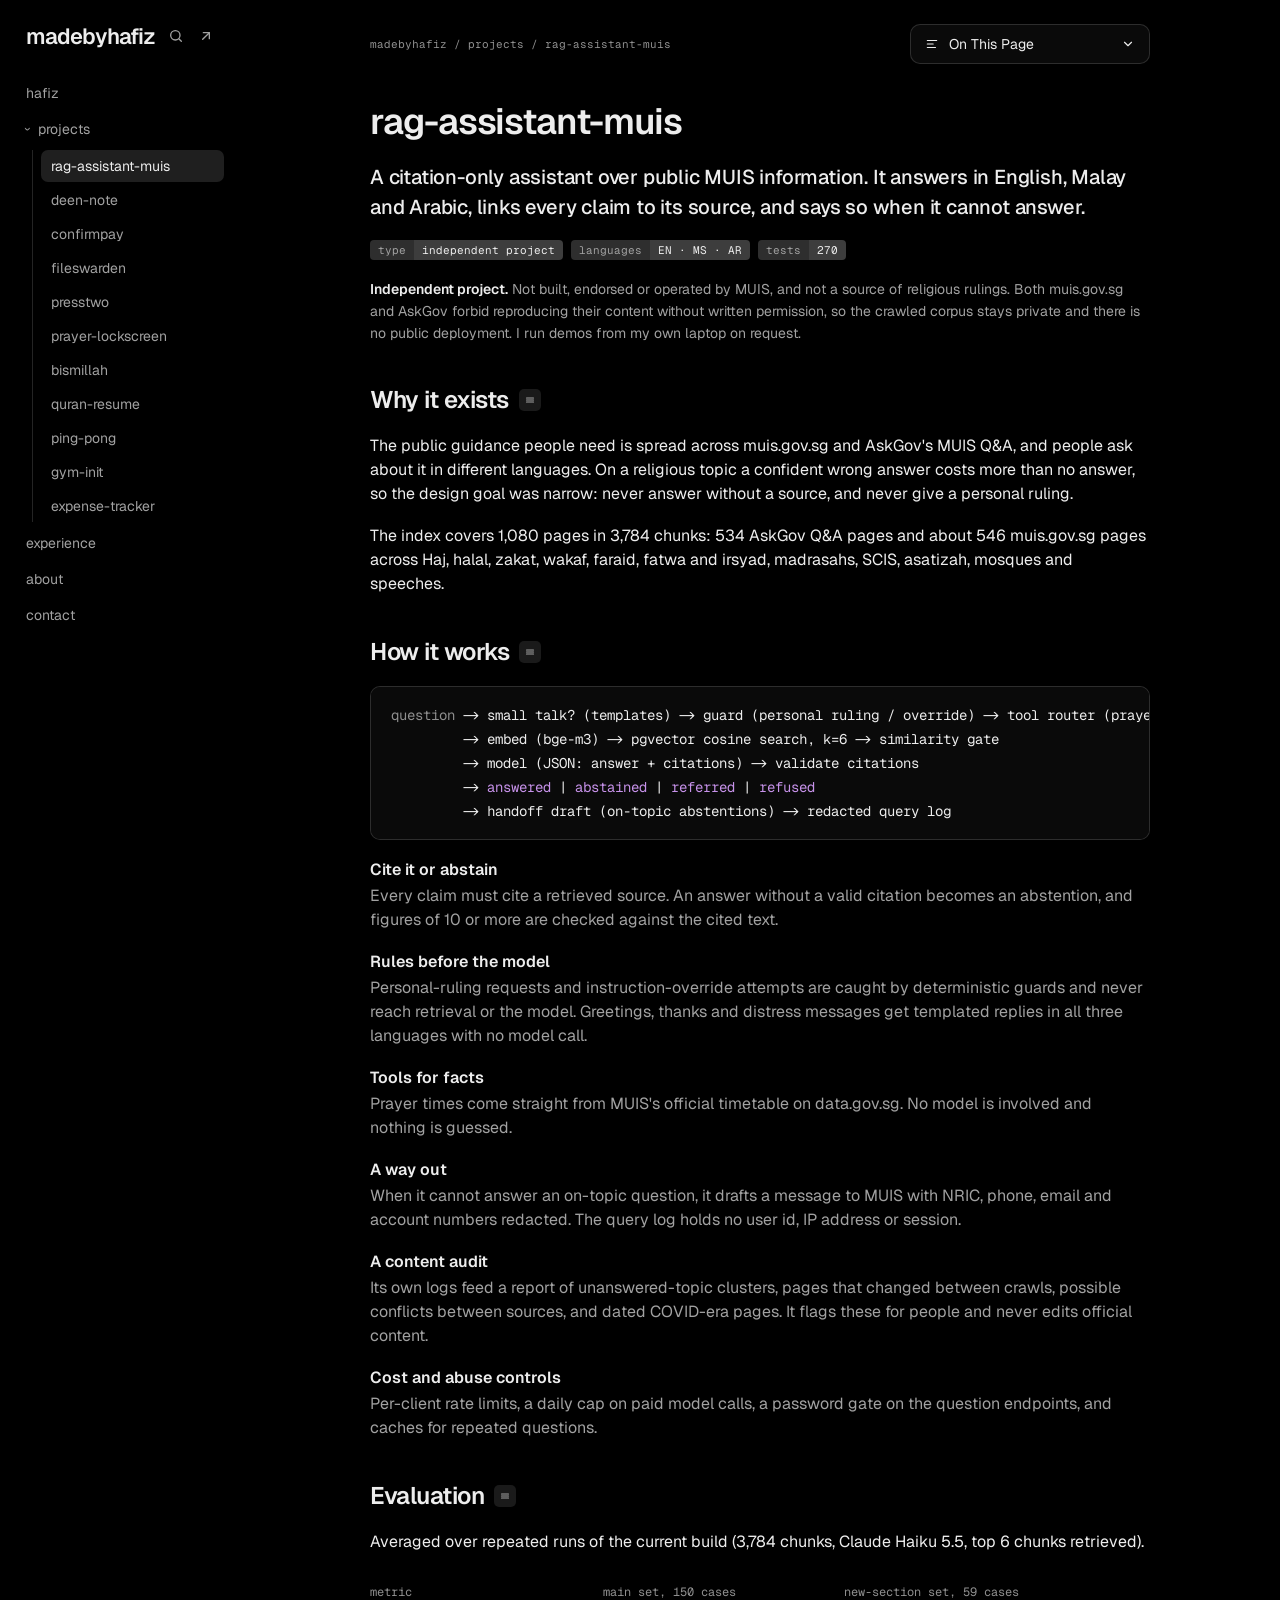
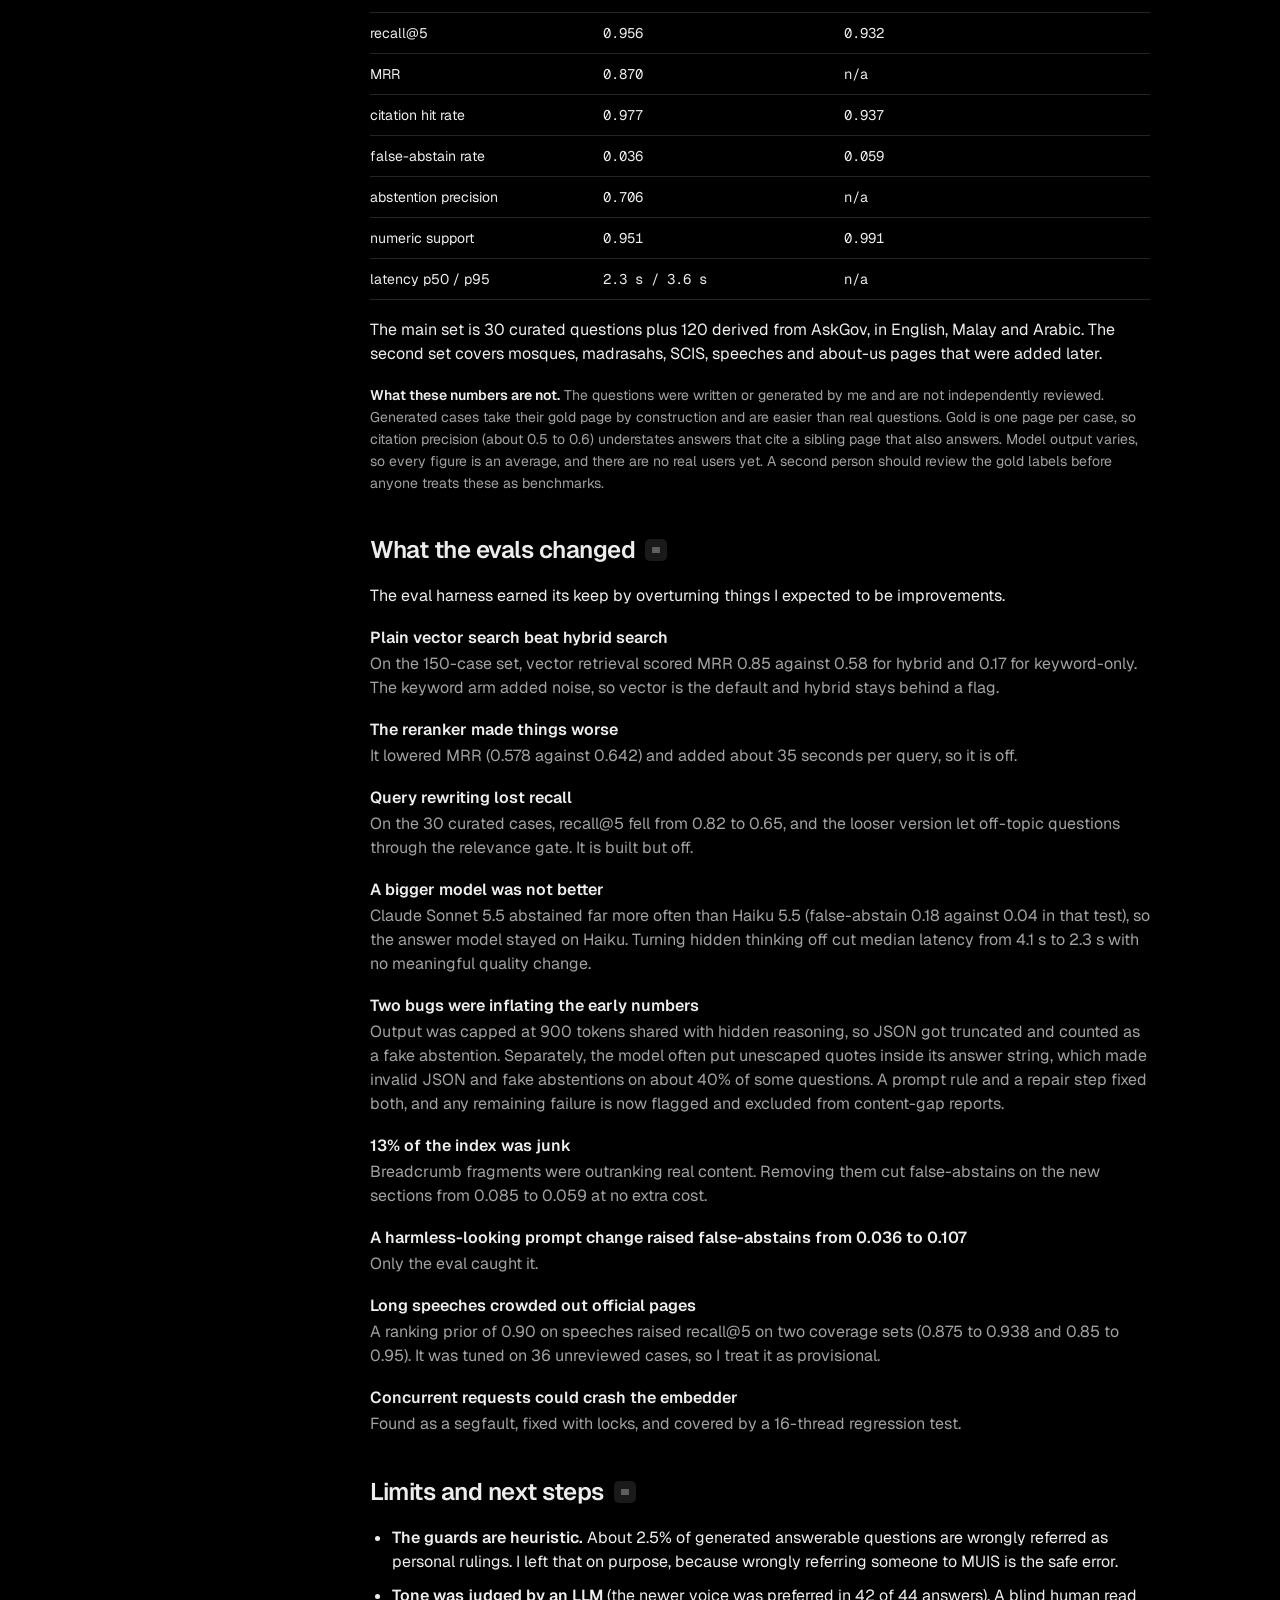
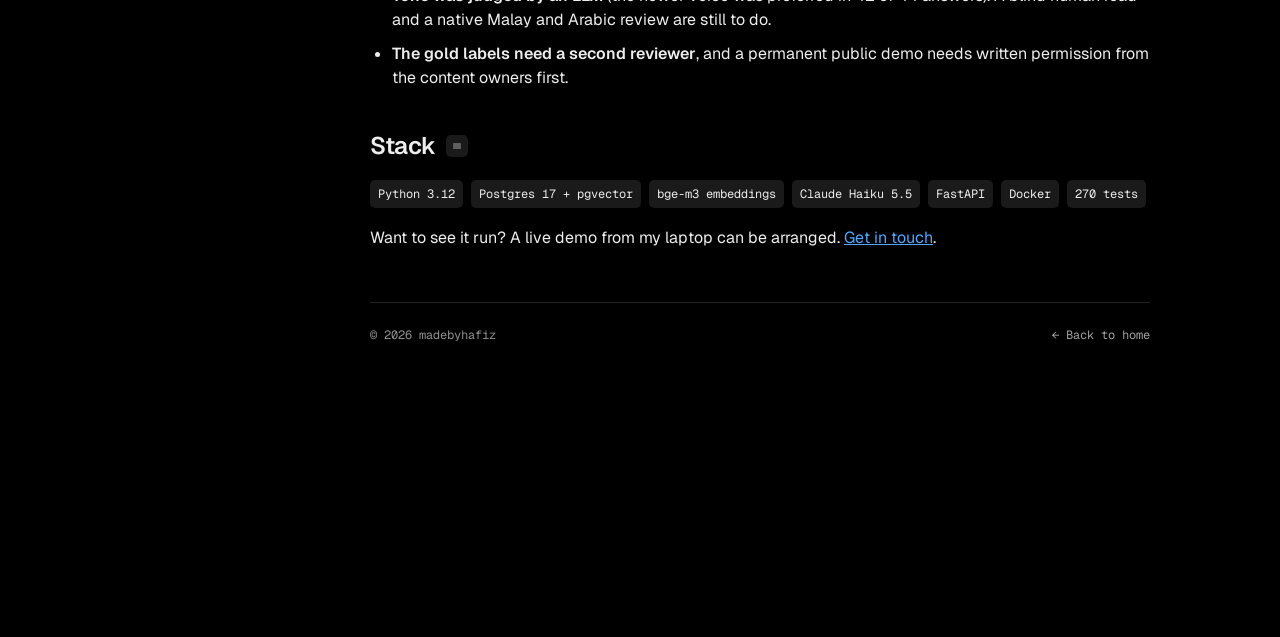
<file: muis-assistant.html>
<!doctype html>
<html lang="en">
<head>
<meta charset="utf-8">
<title>Moved · madebyhafiz</title>
<meta name="robots" content="noindex">
<link rel="canonical" href="https://hafiz.is-a.dev/rag-assistant-muis.html">
<meta http-equiv="refresh" content="0; url=rag-assistant-muis.html">
</head>
<body>
<p>This page moved to <a href="rag-assistant-muis.html">rag-assistant-muis</a>.</p>
</body>
</html>
</file>
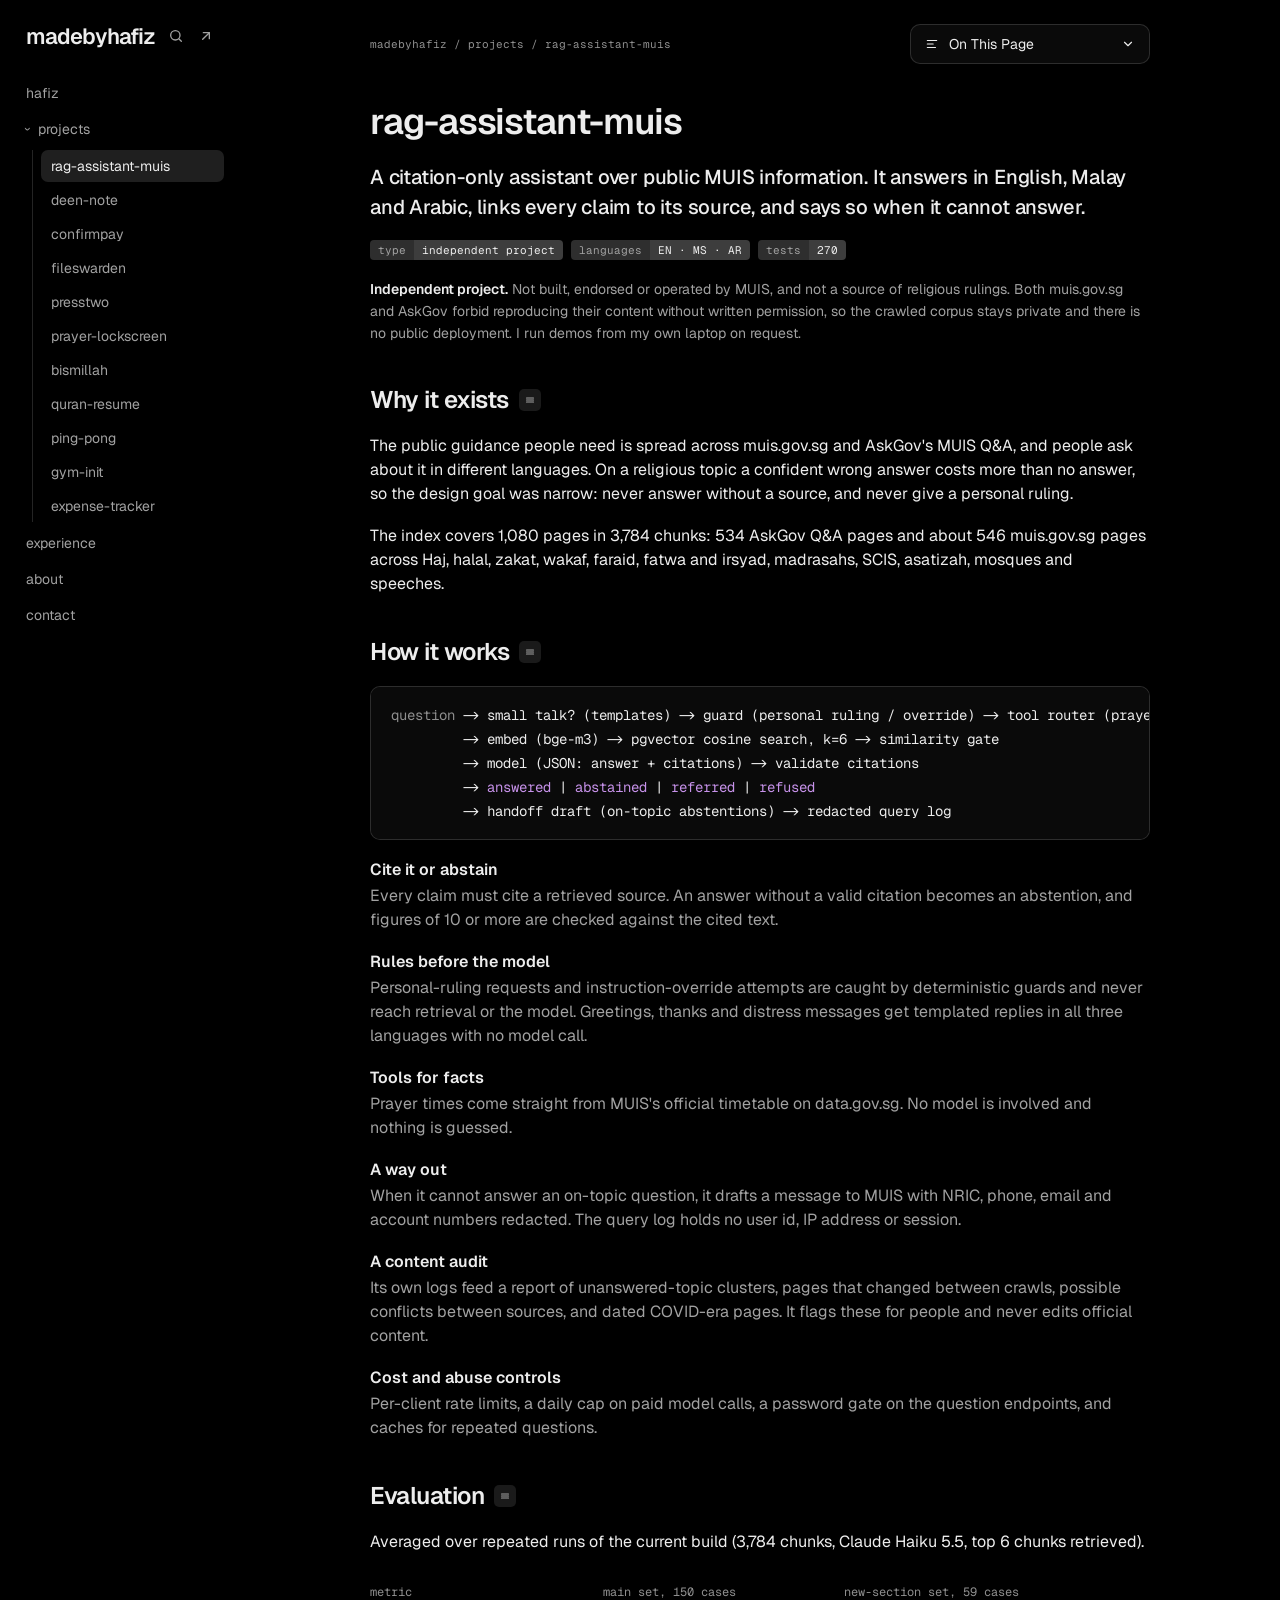
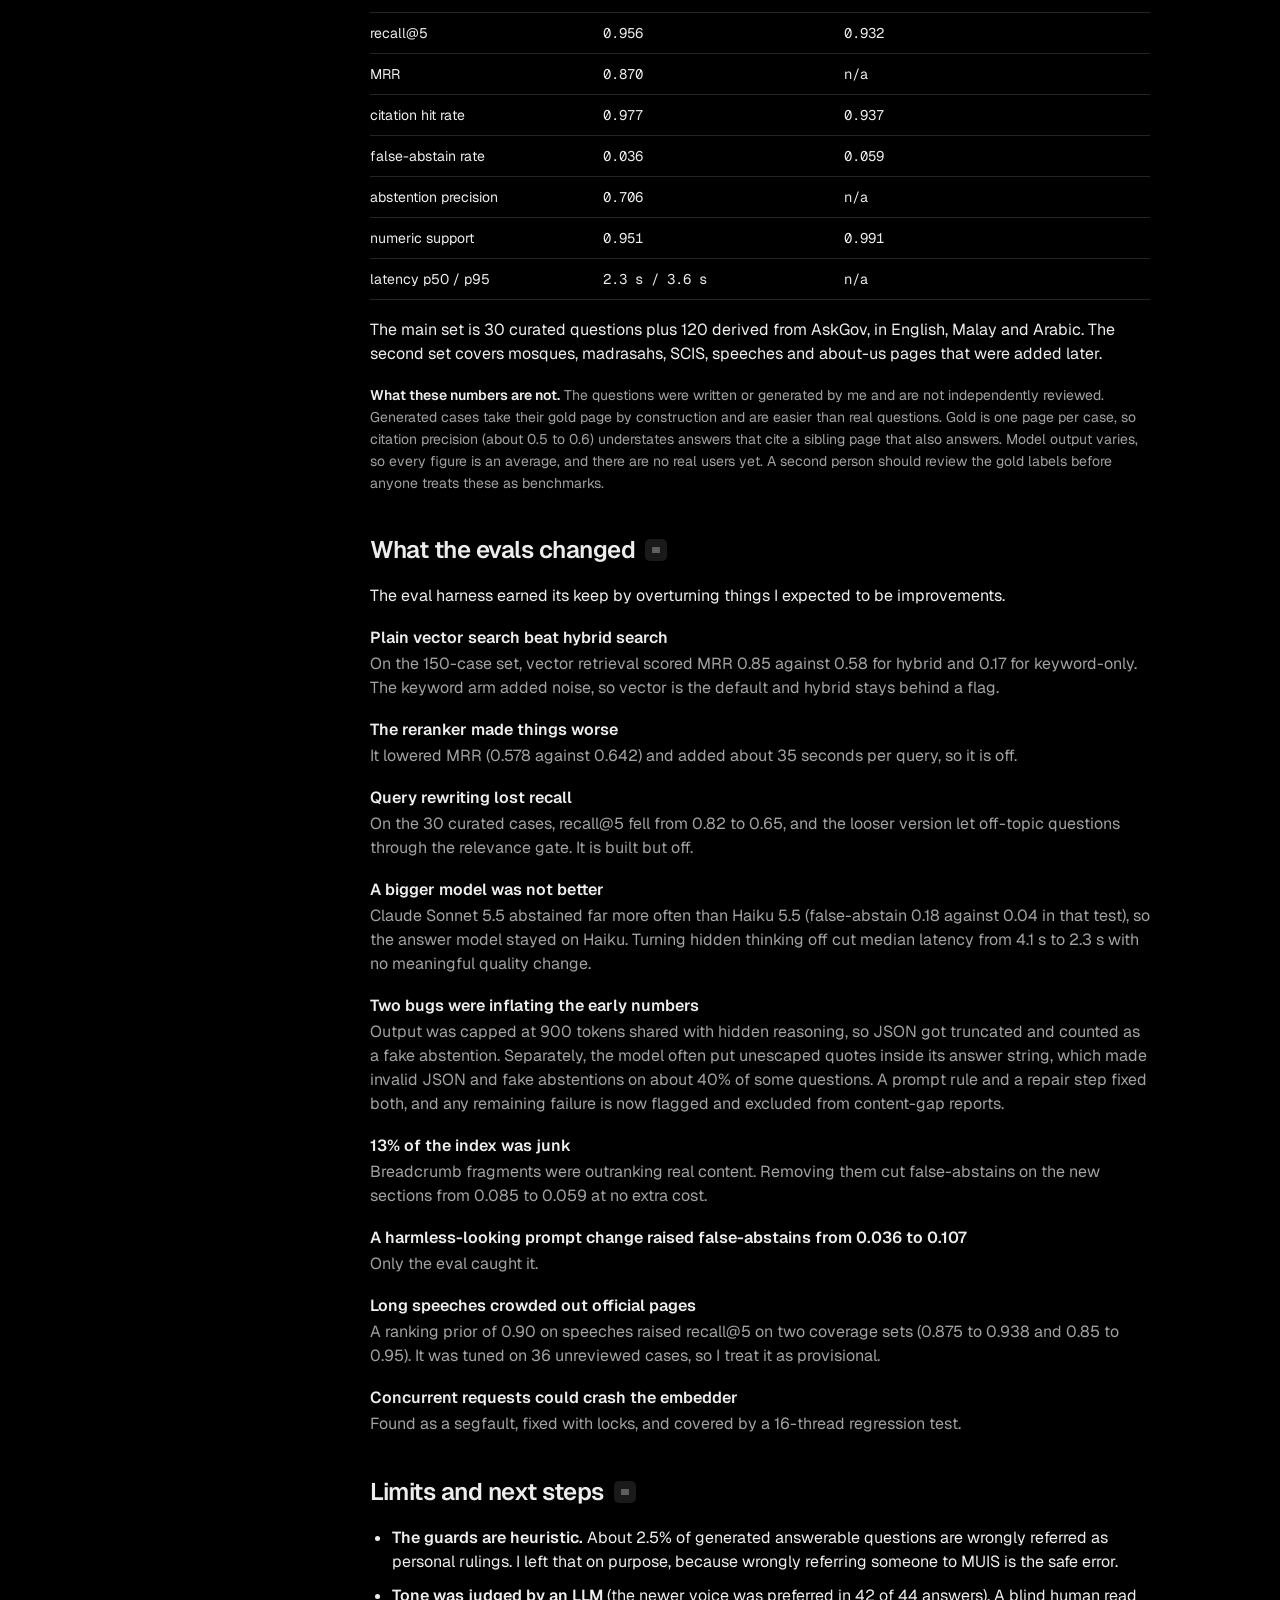
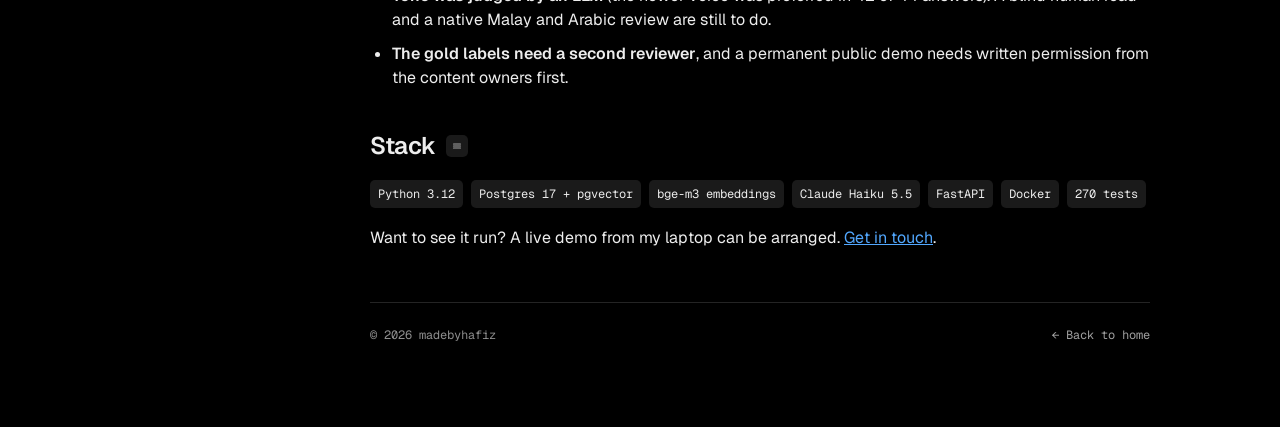
<file: rag-assistant-muis.html>
<!doctype html>
<html lang="en">
<head>
<meta charset="utf-8">
<meta name="viewport" content="width=device-width, initial-scale=1">
<title>rag-assistant-muis case study · madebyhafiz</title>
<meta name="description" content="A citation-only assistant over public MUIS information in English, Malay and Arabic: how it works, how it was evaluated on 150 questions, and what the evals changed.">
<meta name="theme-color" content="#000000">
<link rel="canonical" href="https://hafiz.is-a.dev/rag-assistant-muis.html">
<meta property="og:title" content="rag-assistant-muis case study · madebyhafiz">
<meta property="og:description" content="A citation-only RAG assistant that abstains when it cannot answer, with the evals and mistakes written up.">
<meta property="og:type" content="article">
<meta property="og:url" content="https://hafiz.is-a.dev/rag-assistant-muis.html">
<meta property="og:image" content="https://hafiz.is-a.dev/og.jpg">
<meta property="og:image:width" content="1200">
<meta property="og:image:height" content="630">
<meta property="og:image:type" content="image/jpeg">
<meta property="og:image:alt" content="madebyhafiz: tools that benefit others">
<meta property="og:site_name" content="madebyhafiz">
<meta name="twitter:card" content="summary_large_image">
<meta name="twitter:image" content="https://hafiz.is-a.dev/og.jpg">
<link rel="icon" href="favicon.svg" type="image/svg+xml">
<link rel="preconnect" href="https://fonts.googleapis.com">
<link rel="preconnect" href="https://fonts.gstatic.com" crossorigin>
<link rel="stylesheet" href="https://fonts.googleapis.com/css2?family=Geist:wght@400;500;600&family=Geist+Mono:wght@400;500&display=swap">
<link rel="stylesheet" href="styles.css?v=202610300138">
</head>
<body id="top">
<a class="skip" href="#content">Skip to content</a>
<div class="shell">

  <aside class="sidebar">
    <div class="brand-row">
      <a class="brand" href="index.html">madebyhafiz</a>
      <div class="tools">
        <a href="index.html#projects" aria-label="Browse projects">
          <svg width="16" height="16" viewBox="0 0 24 24" fill="none" stroke="currentColor" stroke-width="2" stroke-linecap="round" stroke-linejoin="round" aria-hidden="true"><circle cx="11" cy="11" r="7"/><path d="m20 20-3.5-3.5"/></svg>
        </a>
        <a href="index.html#contact" aria-label="Get in touch">
          <svg width="16" height="16" viewBox="0 0 24 24" fill="none" stroke="currentColor" stroke-width="2" stroke-linecap="round" stroke-linejoin="round" aria-hidden="true"><path d="M7 17 17 7"/><path d="M8 7h9v9"/></svg>
        </a>
      </div>
    </div>

    <nav class="nav" aria-label="Site">
      <a href="index.html">hafiz</a>
      <a href="index.html#projects"><span class="caret" aria-hidden="true">›</span>projects</a>
      <div class="sub">
        <a href="rag-assistant-muis.html" aria-current="page">rag-assistant-muis</a>
        <a href="index.html#deen-note">deen-note</a>
        <a href="index.html#confirmpay">confirmpay</a>
        <a href="index.html#fileswarden">fileswarden</a>
        <a href="index.html#presstwo">presstwo</a>
        <a href="index.html#prayer-lockscreen">prayer-lockscreen</a>
        <a href="index.html#bismillah">bismillah</a>
        <a href="index.html#quran-resume">quran-resume</a>
        <a href="index.html#ping-pong">ping-pong</a>
        <a href="index.html#gym-init">gym-init</a>
        <a href="expense-tracker.html">expense-tracker</a>
      </div>
      <a href="index.html#experience">experience</a>
      <a href="index.html#about">about</a>
      <a href="index.html#contact">contact</a>
    </nav>
  </aside>

  <main class="main" id="content">
    <div class="col">

      <div class="topbar">
        <span class="crumb">madebyhafiz / projects / rag-assistant-muis</span>
        <details class="toc">
          <summary>
            <span>
              <svg width="14" height="14" viewBox="0 0 24 24" fill="none" stroke="currentColor" stroke-width="2" stroke-linecap="round" aria-hidden="true"><path d="M4 6h16M4 12h10M4 18h14"/></svg>
              On This Page
            </span>
            <svg width="14" height="14" viewBox="0 0 24 24" fill="none" stroke="currentColor" stroke-width="2" stroke-linecap="round" stroke-linejoin="round" aria-hidden="true"><path d="m6 9 6 6 6-6"/></svg>
          </summary>
          <div class="toc-menu">
            <a href="#how">How it works</a>
            <a href="#evaluation">Evaluation</a>
            <a href="#decisions">What the evals changed</a>
            <a href="#limits">Limits and next steps</a>
            <a href="#stack">Stack</a>
          </div>
        </details>
      </div>

      <div style="display: flex; flex-direction: column; gap: 18px;">
        <h1 class="title">rag-assistant-muis</h1>
        <p class="lead">A citation-only assistant over public MUIS information. It answers in English, Malay and Arabic, links every claim to its source, and says so when it cannot answer.</p>
        <div class="badges">
          <span class="badge"><span class="k">type</span><span class="v">independent project</span></span>
          <span class="badge"><span class="k">languages</span><span class="v">EN · MS · AR</span></span>
          <span class="badge"><span class="k">tests</span><span class="v">270</span></span>
        </div>
        <p class="callout"><b>Independent project.</b> Not built, endorsed or operated by MUIS, and not a source of religious rulings. Both muis.gov.sg and AskGov forbid reproducing their content without written permission, so the crawled corpus stays private and there is no public deployment. I run demos from my own laptop on request.</p>
      </div>

      <section id="why">
        <h2>Why it exists <a class="anchor" href="#why" aria-label="Link to this section"><svg width="12" height="12" viewBox="0 0 24 24" fill="none" stroke="currentColor" stroke-width="2.4" stroke-linecap="round" aria-hidden="true"><path d="M5 8h14M5 12h14M5 16h14"/></svg></a></h2>
        <p>The public guidance people need is spread across muis.gov.sg and AskGov's MUIS Q&amp;A, and people ask about it in different languages. On a religious topic a confident wrong answer costs more than no answer, so the design goal was narrow: never answer without a source, and never give a personal ruling.</p>
        <p>The index covers 1,080 pages in 3,784 chunks: 534 AskGov Q&amp;A pages and about 546 muis.gov.sg pages across Haj, halal, zakat, wakaf, faraid, fatwa and irsyad, madrasahs, SCIS, asatizah, mosques and speeches.</p>
      </section>

      <section id="how">
        <h2>How it works <a class="anchor" href="#how" aria-label="Link to this section"><svg width="12" height="12" viewBox="0 0 24 24" fill="none" stroke="currentColor" stroke-width="2.4" stroke-linecap="round" aria-hidden="true"><path d="M5 8h14M5 12h14M5 16h14"/></svg></a></h2>
        <pre class="code"><span class="dim">question</span> -&gt; small talk? (templates) -&gt; guard (personal ruling / override) -&gt; tool router (prayer times)
         -&gt; embed (bge-m3) -&gt; pgvector cosine search, k=6 -&gt; similarity gate
         -&gt; model (JSON: answer + citations) -&gt; validate citations
         -&gt; <span class="cmd">answered</span> | <span class="cmd">abstained</span> | <span class="cmd">referred</span> | <span class="cmd">refused</span>
         -&gt; handoff draft (on-topic abstentions) -&gt; redacted query log</pre>
        <ul class="findings">
          <li><b>Cite it or abstain</b>Every claim must cite a retrieved source. An answer without a valid citation becomes an abstention, and figures of 10 or more are checked against the cited text.</li>
          <li><b>Rules before the model</b>Personal-ruling requests and instruction-override attempts are caught by deterministic guards and never reach retrieval or the model. Greetings, thanks and distress messages get templated replies in all three languages with no model call.</li>
          <li><b>Tools for facts</b>Prayer times come straight from MUIS's official timetable on data.gov.sg. No model is involved and nothing is guessed.</li>
          <li><b>A way out</b>When it cannot answer an on-topic question, it drafts a message to MUIS with NRIC, phone, email and account numbers redacted. The query log holds no user id, IP address or session.</li>
          <li><b>A content audit</b>Its own logs feed a report of unanswered-topic clusters, pages that changed between crawls, possible conflicts between sources, and dated COVID-era pages. It flags these for people and never edits official content.</li>
          <li><b>Cost and abuse controls</b>Per-client rate limits, a daily cap on paid model calls, a password gate on the question endpoints, and caches for repeated questions.</li>
        </ul>
      </section>

      <section id="evaluation">
        <h2>Evaluation <a class="anchor" href="#evaluation" aria-label="Link to this section"><svg width="12" height="12" viewBox="0 0 24 24" fill="none" stroke="currentColor" stroke-width="2.4" stroke-linecap="round" aria-hidden="true"><path d="M5 8h14M5 12h14M5 16h14"/></svg></a></h2>
        <p>Averaged over repeated runs of the current build (3,784 chunks, Claude Haiku 5.5, top 6 chunks retrieved).</p>
        <div class="table-wrap">
          <table>
            <thead><tr><th>metric</th><th>main set, 150 cases</th><th>new-section set, 59 cases</th></tr></thead>
            <tbody>
              <tr><td>recall@5</td><td class="num">0.956</td><td class="num">0.932</td></tr>
              <tr><td>MRR</td><td class="num">0.870</td><td class="num">n/a</td></tr>
              <tr><td>citation hit rate</td><td class="num">0.977</td><td class="num">0.937</td></tr>
              <tr><td>false-abstain rate</td><td class="num">0.036</td><td class="num">0.059</td></tr>
              <tr><td>abstention precision</td><td class="num">0.706</td><td class="num">n/a</td></tr>
              <tr><td>numeric support</td><td class="num">0.951</td><td class="num">0.991</td></tr>
              <tr><td>latency p50 / p95</td><td class="num">2.3 s / 3.6 s</td><td class="num">n/a</td></tr>
            </tbody>
          </table>
        </div>
        <p>The main set is 30 curated questions plus 120 derived from AskGov, in English, Malay and Arabic. The second set covers mosques, madrasahs, SCIS, speeches and about-us pages that were added later.</p>
        <p class="callout"><b>What these numbers are not.</b> The questions were written or generated by me and are not independently reviewed. Generated cases take their gold page by construction and are easier than real questions. Gold is one page per case, so citation precision (about 0.5 to 0.6) understates answers that cite a sibling page that also answers. Model output varies, so every figure is an average, and there are no real users yet. A second person should review the gold labels before anyone treats these as benchmarks.</p>
      </section>

      <section id="decisions">
        <h2>What the evals changed <a class="anchor" href="#decisions" aria-label="Link to this section"><svg width="12" height="12" viewBox="0 0 24 24" fill="none" stroke="currentColor" stroke-width="2.4" stroke-linecap="round" aria-hidden="true"><path d="M5 8h14M5 12h14M5 16h14"/></svg></a></h2>
        <p>The eval harness earned its keep by overturning things I expected to be improvements.</p>
        <ul class="findings">
          <li><b>Plain vector search beat hybrid search</b>On the 150-case set, vector retrieval scored MRR 0.85 against 0.58 for hybrid and 0.17 for keyword-only. The keyword arm added noise, so vector is the default and hybrid stays behind a flag.</li>
          <li><b>The reranker made things worse</b>It lowered MRR (0.578 against 0.642) and added about 35 seconds per query, so it is off.</li>
          <li><b>Query rewriting lost recall</b>On the 30 curated cases, recall@5 fell from 0.82 to 0.65, and the looser version let off-topic questions through the relevance gate. It is built but off.</li>
          <li><b>A bigger model was not better</b>Claude Sonnet 5.5 abstained far more often than Haiku 5.5 (false-abstain 0.18 against 0.04 in that test), so the answer model stayed on Haiku. Turning hidden thinking off cut median latency from 4.1 s to 2.3 s with no meaningful quality change.</li>
          <li><b>Two bugs were inflating the early numbers</b>Output was capped at 900 tokens shared with hidden reasoning, so JSON got truncated and counted as a fake abstention. Separately, the model often put unescaped quotes inside its answer string, which made invalid JSON and fake abstentions on about 40% of some questions. A prompt rule and a repair step fixed both, and any remaining failure is now flagged and excluded from content-gap reports.</li>
          <li><b>13% of the index was junk</b>Breadcrumb fragments were outranking real content. Removing them cut false-abstains on the new sections from 0.085 to 0.059 at no extra cost.</li>
          <li><b>A harmless-looking prompt change raised false-abstains from 0.036 to 0.107</b>Only the eval caught it.</li>
          <li><b>Long speeches crowded out official pages</b>A ranking prior of 0.90 on speeches raised recall@5 on two coverage sets (0.875 to 0.938 and 0.85 to 0.95). It was tuned on 36 unreviewed cases, so I treat it as provisional.</li>
          <li><b>Concurrent requests could crash the embedder</b>Found as a segfault, fixed with locks, and covered by a 16-thread regression test.</li>
        </ul>
      </section>

      <section id="limits">
        <h2>Limits and next steps <a class="anchor" href="#limits" aria-label="Link to this section"><svg width="12" height="12" viewBox="0 0 24 24" fill="none" stroke="currentColor" stroke-width="2.4" stroke-linecap="round" aria-hidden="true"><path d="M5 8h14M5 12h14M5 16h14"/></svg></a></h2>
        <ul class="plain">
          <li><b>The guards are heuristic.</b> About 2.5% of generated answerable questions are wrongly referred as personal rulings. I left that on purpose, because wrongly referring someone to MUIS is the safe error.</li>
          <li><b>Tone was judged by an LLM</b> (the newer voice was preferred in 42 of 44 answers). A blind human read and a native Malay and Arabic review are still to do.</li>
          <li><b>The gold labels need a second reviewer</b>, and a permanent public demo needs written permission from the content owners first.</li>
        </ul>
      </section>

      <section id="stack">
        <h2>Stack <a class="anchor" href="#stack" aria-label="Link to this section"><svg width="12" height="12" viewBox="0 0 24 24" fill="none" stroke="currentColor" stroke-width="2.4" stroke-linecap="round" aria-hidden="true"><path d="M5 8h14M5 12h14M5 16h14"/></svg></a></h2>
        <div class="tags"><code class="tag">Python 3.12</code><code class="tag">Postgres 17 + pgvector</code><code class="tag">bge-m3 embeddings</code><code class="tag">Claude Haiku 5.5</code><code class="tag">FastAPI</code><code class="tag">Docker</code><code class="tag">270 tests</code></div>
        <p>Want to see it run? A live demo from my laptop can be arranged. <a href="index.html#contact">Get in touch</a>.</p>
      </section>

      <footer>
        <span>© 2026 madebyhafiz</span>
        <a href="index.html">← Back to home</a>
      </footer>

    </div>
  </main>
</div>

<script src="site.js?v=202610300138"></script>
</body>
</html>
</file>
<file: styles.css>
:root {
  color-scheme: dark;
  --bg: #000;
  --text: #ededed;
  --muted: #a1a1a1;
  --dim: #8f8f8f;
  --line: rgba(255, 255, 255, 0.14);
  --line-strong: rgba(255, 255, 255, 0.28);
  --panel: #0a0a0a;
  --chip: #1a1a1a;
  --hover: #141414;
  --selected: #1f1f1f;
  --link: #52a8ff;
  --purple: #c792ea;
  --sans: "Geist", ui-sans-serif, system-ui, -apple-system, "Segoe UI", sans-serif;
  --mono: "Geist Mono", ui-monospace, SFMono-Regular, Menlo, Consolas, monospace;
}

* { box-sizing: border-box; }

html { scroll-behavior: smooth; }
@media (prefers-reduced-motion: reduce) { html { scroll-behavior: auto; } }

body {
  margin: 0;
  background: var(--bg);
  color: var(--text);
  font-family: var(--sans);
  font-size: 16px;
  line-height: 24px;
  text-rendering: optimizeLegibility;
  -webkit-font-smoothing: antialiased;
}

a { color: var(--link); }
a:focus-visible,
summary:focus-visible { outline: 2px solid var(--link); outline-offset: 2px; }

.skip {
  position: absolute;
  left: 16px;
  top: -48px;
  z-index: 10;
  padding: 8px 14px;
  border-radius: 8px;
  background: var(--text);
  color: var(--bg);
  text-decoration: none;
}
.skip:focus { top: 16px; }

/* layout */
.shell { display: flex; flex-wrap: wrap; align-items: flex-start; min-height: 100vh; }
.sidebar {
  flex: 1 1 240px;
  padding: 24px 16px 32px;
  display: flex;
  flex-direction: column;
  gap: 28px;
}
.main { flex: 999 1 560px; min-width: 0; padding: 24px 32px 80px; }
.col { max-width: 780px; margin: 0 auto; display: flex; flex-direction: column; gap: 28px; }

/* Side-by-side layout needs 240px + 560px of room plus the scrollbar; below
   that the sidebar wraps onto its own row and must not stick. */
@media (min-width: 840px) {
  .sidebar { flex: 0 0 240px; position: sticky; top: 0; max-height: 100vh; overflow-y: auto; }
}
@media (max-width: 520px) {
  .main { padding: 16px 16px 64px; }
}

.visually-hidden {
  position: absolute;
  width: 1px;
  height: 1px;
  margin: -1px;
  overflow: hidden;
  clip: rect(0 0 0 0);
  white-space: nowrap;
}

/* sidebar */
.brand-row { display: flex; align-items: center; justify-content: space-between; gap: 8px; padding: 0 10px; }
.brand { font-size: 22px; font-weight: 600; letter-spacing: -0.04em; color: var(--text); text-decoration: none; }
.tools { display: flex; gap: 14px; align-items: center; }
.tools a { display: flex; color: var(--muted); }
.tools a:hover { color: var(--text); }

.nav { display: flex; flex-direction: column; gap: 2px; font-size: 14px; line-height: 20px; }
.nav a {
  display: flex;
  align-items: center;
  gap: 8px;
  padding: 7px 10px;
  border-radius: 7px;
  color: var(--muted);
  text-decoration: none;
}
.nav a:hover { background: var(--hover); color: var(--text); }
.nav a[aria-current="page"] { background: var(--selected); color: var(--text); }
.nav .caret { font-size: 12px; display: inline-block; transform: rotate(90deg); }
.nav .sub {
  display: flex;
  flex-direction: column;
  gap: 2px;
  margin: 2px 0 2px 16px;
  padding-left: 8px;
  border-left: 1px solid var(--line);
}
.nav .sub a { padding: 6px 10px; }

/* top bar + on this page */
.topbar { display: flex; align-items: center; justify-content: space-between; flex-wrap: wrap; gap: 12px; min-height: 40px; }
.crumb { font-family: var(--mono); font-size: 11px; color: var(--dim); }
.contribute { display: block; max-width: 100%; margin-top: -10px; }

.toc { position: relative; width: 240px; max-width: 100%; }
.toc summary {
  list-style: none;
  display: flex;
  align-items: center;
  justify-content: space-between;
  gap: 10px;
  padding: 9px 14px;
  border: 1px solid var(--line);
  border-radius: 10px;
  background: var(--panel);
  font-size: 14px;
  line-height: 20px;
  cursor: pointer;
}
.toc summary::-webkit-details-marker { display: none; }
.toc summary span { display: flex; align-items: center; gap: 10px; }
.toc[open] summary svg:last-child { transform: rotate(180deg); }
.toc-menu {
  position: absolute;
  z-index: 5;
  top: 46px;
  left: 0;
  right: 0;
  padding: 6px;
  display: flex;
  flex-direction: column;
  border: 1px solid var(--line);
  border-radius: 10px;
  background: var(--panel);
  font-size: 14px;
}
.toc-menu a { padding: 8px 10px; border-radius: 7px; color: var(--text); text-decoration: none; }
.toc-menu a:hover { background: var(--chip); }

/* logo */
.logo { display: block; width: 100%; height: auto; margin: 20px 0 28px; }
.logo-face { fill: #e6e6e6; }
.logo-dither rect { fill: #ededed; }

/* prose */
p { margin: 0; }
.intro { display: flex; flex-direction: column; gap: 18px; }
section { display: flex; flex-direction: column; gap: 18px; scroll-margin-top: 24px; }
h2 {
  margin: 12px 0 0;
  display: flex;
  align-items: center;
  gap: 10px;
  font-size: 24px;
  line-height: 32px;
  font-weight: 600;
  letter-spacing: -0.02em;
}
.anchor {
  display: flex;
  align-items: center;
  justify-content: center;
  width: 22px;
  height: 22px;
  border-radius: 5px;
  background: var(--chip);
  color: var(--muted);
}
.anchor:hover { color: var(--text); }
ul.plain, ol.plain { margin: 0; padding-left: 22px; display: flex; flex-direction: column; gap: 10px; }
.plain a { overflow-wrap: anywhere; }
.tip::before {
  content: "tip";
  margin-right: 10px;
  padding: 1px 6px;
  border-radius: 4px;
  background: var(--chip);
  font-family: var(--mono);
  font-size: 11px;
  color: var(--dim);
}
.code-wrap { position: relative; }
.code.scroll { max-height: 640px; overflow: auto; }
.copy {
  position: absolute;
  top: 10px;
  right: 14px;
  z-index: 1;
  padding: 4px 10px;
  border: 1px solid var(--line);
  border-radius: 6px;
  background: var(--chip);
  font-family: var(--mono);
  font-size: 12px;
  color: var(--muted);
  cursor: pointer;
}
.copy:hover { color: var(--text); border-color: var(--line-strong); }
.copy:focus-visible { outline: 2px solid var(--link); outline-offset: 2px; }
details.fold summary { cursor: pointer; color: var(--muted); font-size: 14px; }
details.fold[open] summary { margin-bottom: 12px; }
b { font-weight: 600; }

code.inline,
.tag {
  font-family: var(--mono);
  background: var(--chip);
  border-radius: 5px;
}
code.inline { font-size: 14.4px; padding: 2px 6px; }

/* code blocks */
.code {
  margin: 0;
  padding: 16px 20px;
  border: 1px solid var(--line);
  border-radius: 10px;
  background: var(--panel);
  font-family: var(--mono);
  font-size: 14px;
  line-height: 24px;
  overflow-x: auto;
  white-space: pre;
}
.code .cmd { color: var(--purple); }
.code .dim { color: var(--dim); }
.code a { text-decoration: none; }
.code a:hover { text-decoration: underline; }

/* project cards */
.cards { display: flex; flex-direction: column; gap: 12px; }
.card {
  display: block;
  padding: 18px 20px;
  border: 1px solid var(--line);
  border-radius: 10px;
  color: inherit;
  text-decoration: none;
  scroll-margin-top: 24px;
}
a.card:hover,
.card-multi:hover,
.card:target { background: var(--panel); border-color: var(--line-strong); }
/* A card with two links: the title link stretches over the whole card, the
   footer links sit above it so both stay clickable. */
.card-multi { position: relative; }
.card-link { color: inherit; text-decoration: none; }
.card-link::after { content: ""; position: absolute; inset: 0; border-radius: 10px; }
.card-link:focus-visible { outline: none; }
.card-link:focus-visible::after { outline: 2px solid var(--link); outline-offset: 2px; }
.card-links { position: relative; z-index: 1; margin: 14px 0 0; font-family: var(--mono); font-size: 12px; line-height: 18px; color: var(--dim); }
.card-links a { color: var(--muted); }
.card-links a:hover { color: var(--text); }
.card-head { display: flex; align-items: baseline; justify-content: space-between; flex-wrap: wrap; gap: 4px 16px; }
.card-name { display: inline-flex; align-items: center; gap: 10px; font-family: var(--mono); font-size: 15px; color: var(--link); }
.app-icon { flex: none; width: 28px; height: 28px; border-radius: 7px; border: 1px solid var(--line); object-fit: cover; }
.card-name sup { margin-left: 3px; font-size: 10px; color: var(--dim); }
.card-meta { font-family: var(--mono); font-size: 12px; color: var(--dim); }
.card-desc { margin: 8px 0 14px; font-size: 15px; line-height: 22px; color: var(--muted); }
.tags { display: flex; flex-wrap: wrap; gap: 8px; }
.tag { font-size: 12px; padding: 2px 8px; }
.card-note { margin: 14px 0 0; font-family: var(--mono); font-size: 12px; line-height: 18px; color: var(--dim); }

/* about table */
.facts { border: 1px solid var(--line); border-radius: 10px; background: var(--panel); overflow: hidden; font-size: 14px; line-height: 20px; }
.fact { display: grid; grid-template-columns: 110px minmax(0, 1fr); gap: 16px; padding: 12px 20px; }
.fact + .fact { border-top: 1px solid var(--line); }
.fact dt { font-family: var(--mono); font-size: 13px; color: var(--dim); }
.fact dd { margin: 0; }
.facts dl { margin: 0; }

/* footer */
footer {
  margin-top: 24px;
  padding-top: 20px;
  border-top: 1px solid var(--line);
  display: flex;
  align-items: center;
  justify-content: space-between;
  flex-wrap: wrap;
  gap: 12px;
  font-family: var(--mono);
  font-size: 12px;
  color: var(--dim);
}
footer a { color: var(--muted); text-decoration: none; }
footer a:hover { color: var(--text); }

/* lead line + badges (lat.md-style status pills) */
.lead { font-size: 20px; line-height: 30px; font-weight: 500; letter-spacing: -0.01em; }
.badges { display: flex; flex-wrap: wrap; gap: 8px; }
.badge { display: inline-flex; font-family: var(--mono); font-size: 11px; line-height: 20px; border-radius: 4px; overflow: hidden; }
.badge span { padding: 0 8px; }
.badge .k { background: #2e2e2e; color: var(--muted); }
.badge .v { background: #3d3d3d; color: var(--text); }
.badge .dot { display: inline-block; width: 6px; height: 6px; margin-right: 6px; border-radius: 50%; background: #3fb950; vertical-align: 1px; }

/* evidence strip */
.stats {
  display: grid;
  grid-template-columns: repeat(auto-fit, minmax(150px, 1fr));
  gap: 1px;
  border: 1px solid var(--line);
  border-radius: 10px;
  background: var(--line);
  overflow: hidden;
}
.stat { padding: 16px 20px; background: var(--panel); }
.stat b { display: block; font-family: var(--mono); font-size: 26px; line-height: 32px; font-weight: 500; letter-spacing: -0.02em; }
.stat span { display: block; margin-top: 4px; font-size: 13px; line-height: 18px; color: var(--muted); }
.note { font-family: var(--mono); font-size: 12px; line-height: 18px; color: var(--dim); }
.note a { color: var(--muted); }

/* card lists (experience) */
.card ul { margin: 12px 0 14px; padding-left: 18px; display: flex; flex-direction: column; gap: 6px; font-size: 14px; line-height: 21px; color: var(--muted); }
.card-role { margin: 6px 0 0; font-size: 15px; line-height: 22px; }

/* contact reveal */
.reveal {
  padding: 0;
  border: 0;
  background: none;
  font: inherit;
  color: var(--link);
  cursor: pointer;
  text-decoration: underline;
  text-underline-offset: 3px;
}
.reveal:focus-visible { outline: 2px solid var(--link); outline-offset: 2px; }

/* case study pages */
.back { font-size: 14px; }
.nav .back-link { color: var(--muted); }
h1.title { margin: 8px 0 0; font-size: 36px; line-height: 44px; font-weight: 600; letter-spacing: -0.03em; }
h3 { margin: 8px 0 0; font-size: 18px; line-height: 26px; font-weight: 600; letter-spacing: -0.01em; }
.callout { font-size: 14px; line-height: 22px; color: var(--muted); }
.callout b { color: var(--text); font-weight: 600; }
.table-wrap { overflow-x: auto; }
table { width: 100%; border-collapse: collapse; font-size: 14px; line-height: 20px; }
th, td { padding: 10px 24px 10px 0; text-align: left; vertical-align: top; border-bottom: 1px solid var(--line); }
th { font-family: var(--mono); font-size: 12px; font-weight: 400; color: var(--dim); white-space: nowrap; }
td.num { font-family: var(--mono); white-space: nowrap; }
.findings { margin: 0; padding: 0; list-style: none; display: flex; flex-direction: column; gap: 18px; }
.findings li { font-size: 16px; line-height: 24px; color: var(--muted); }
.findings b { display: block; margin-bottom: 2px; color: var(--text); font-weight: 600; }
</file>
